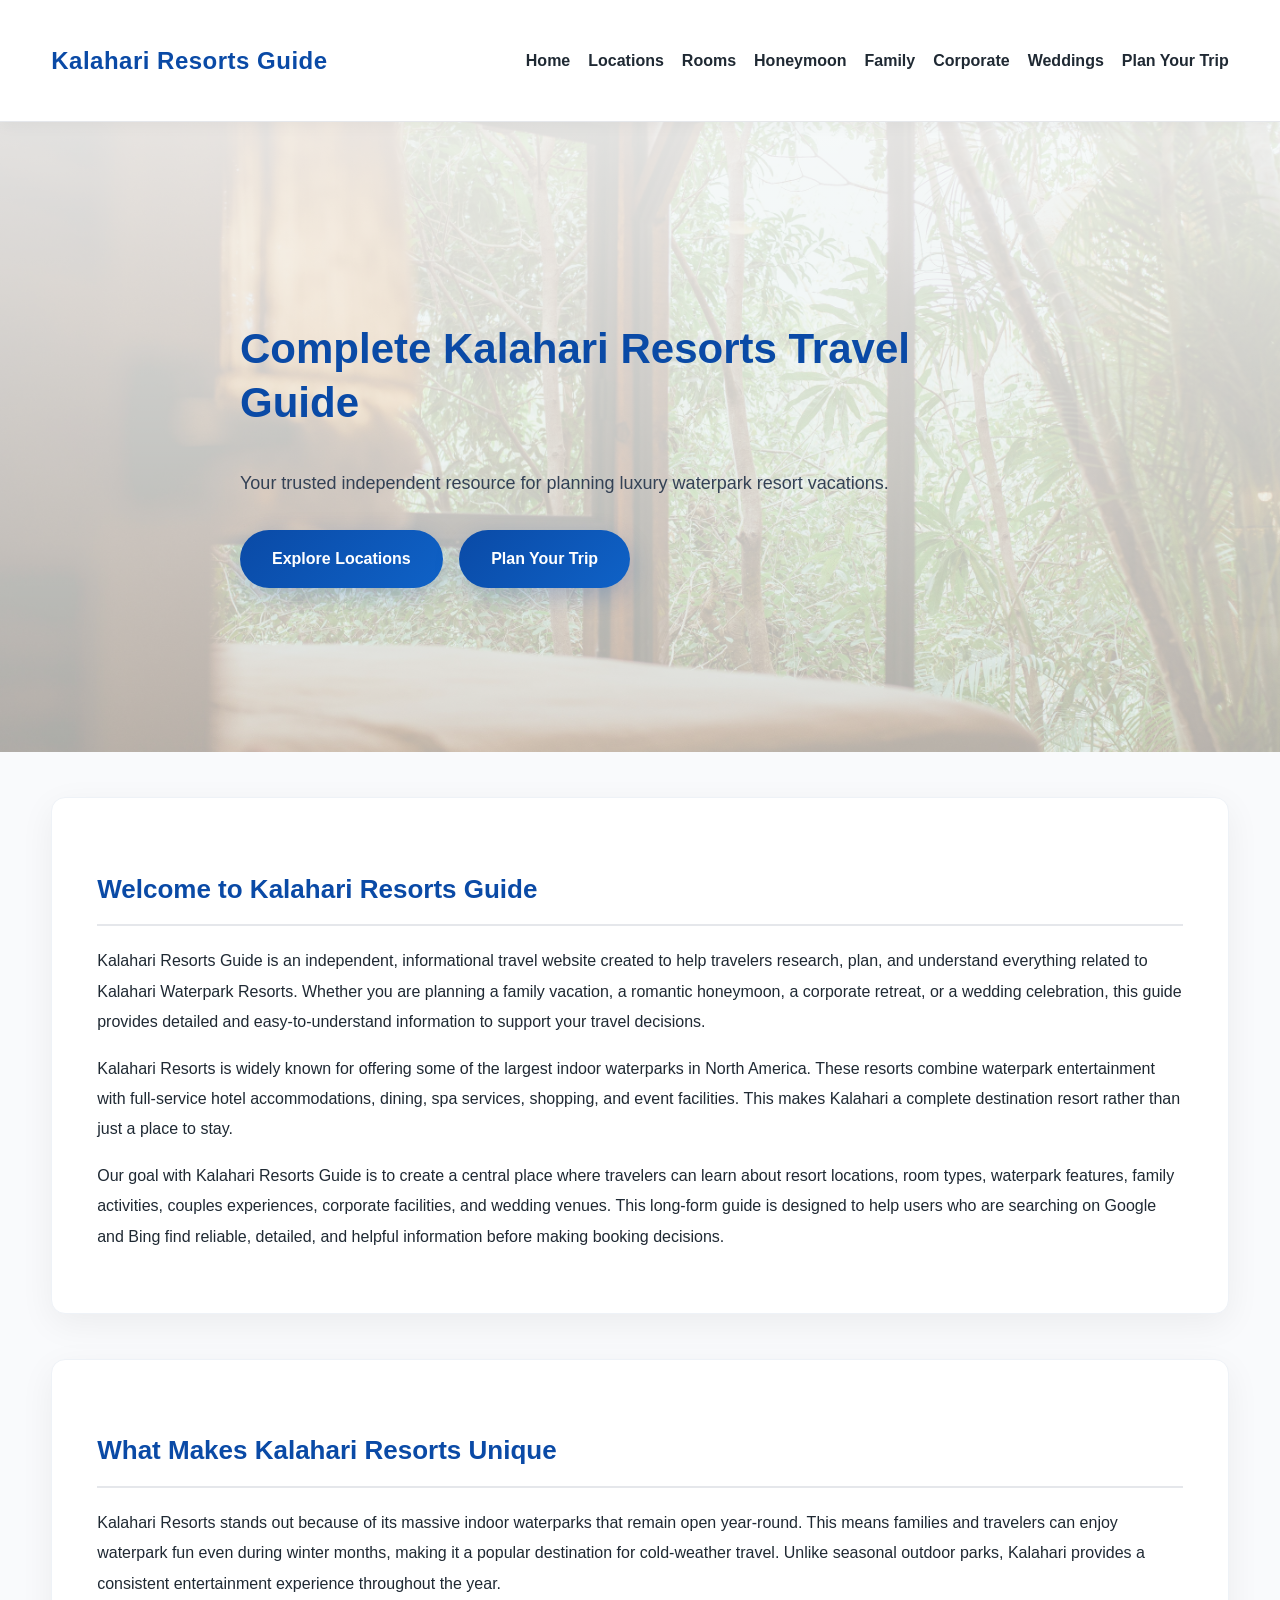
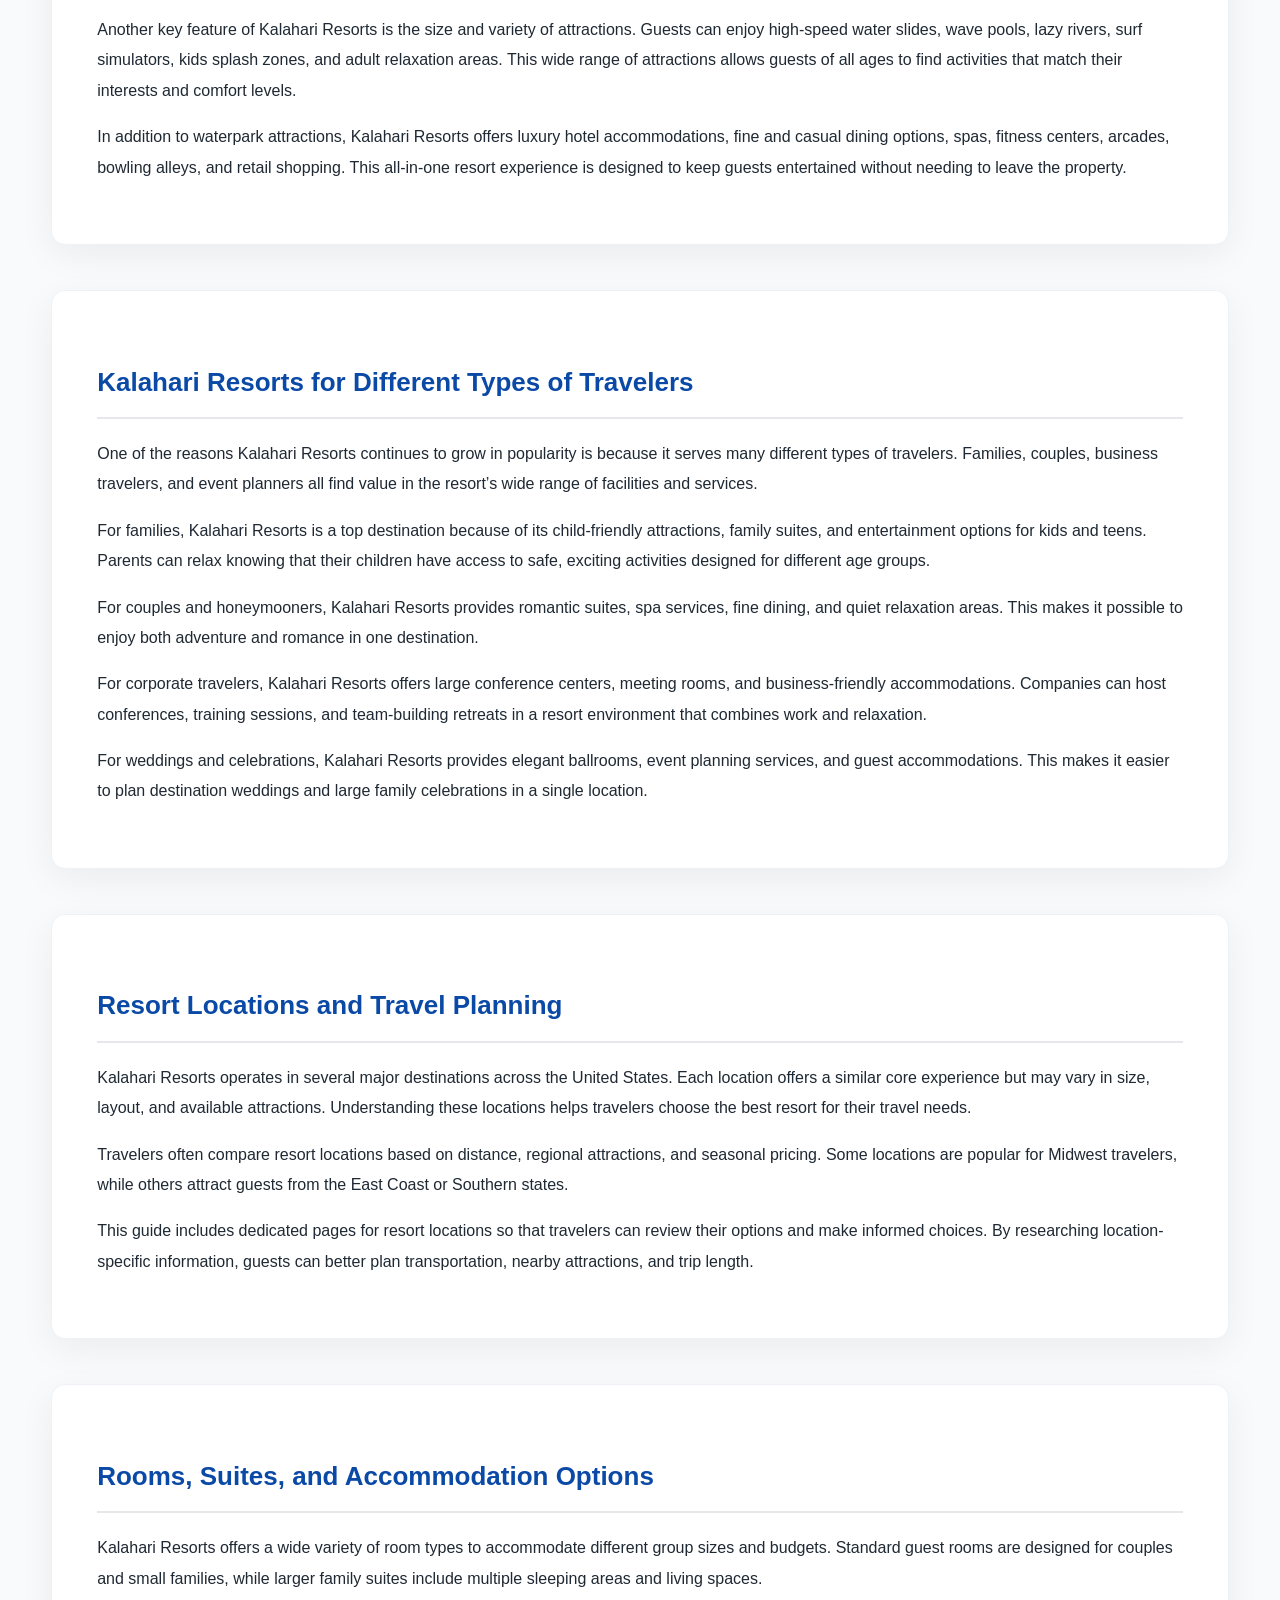
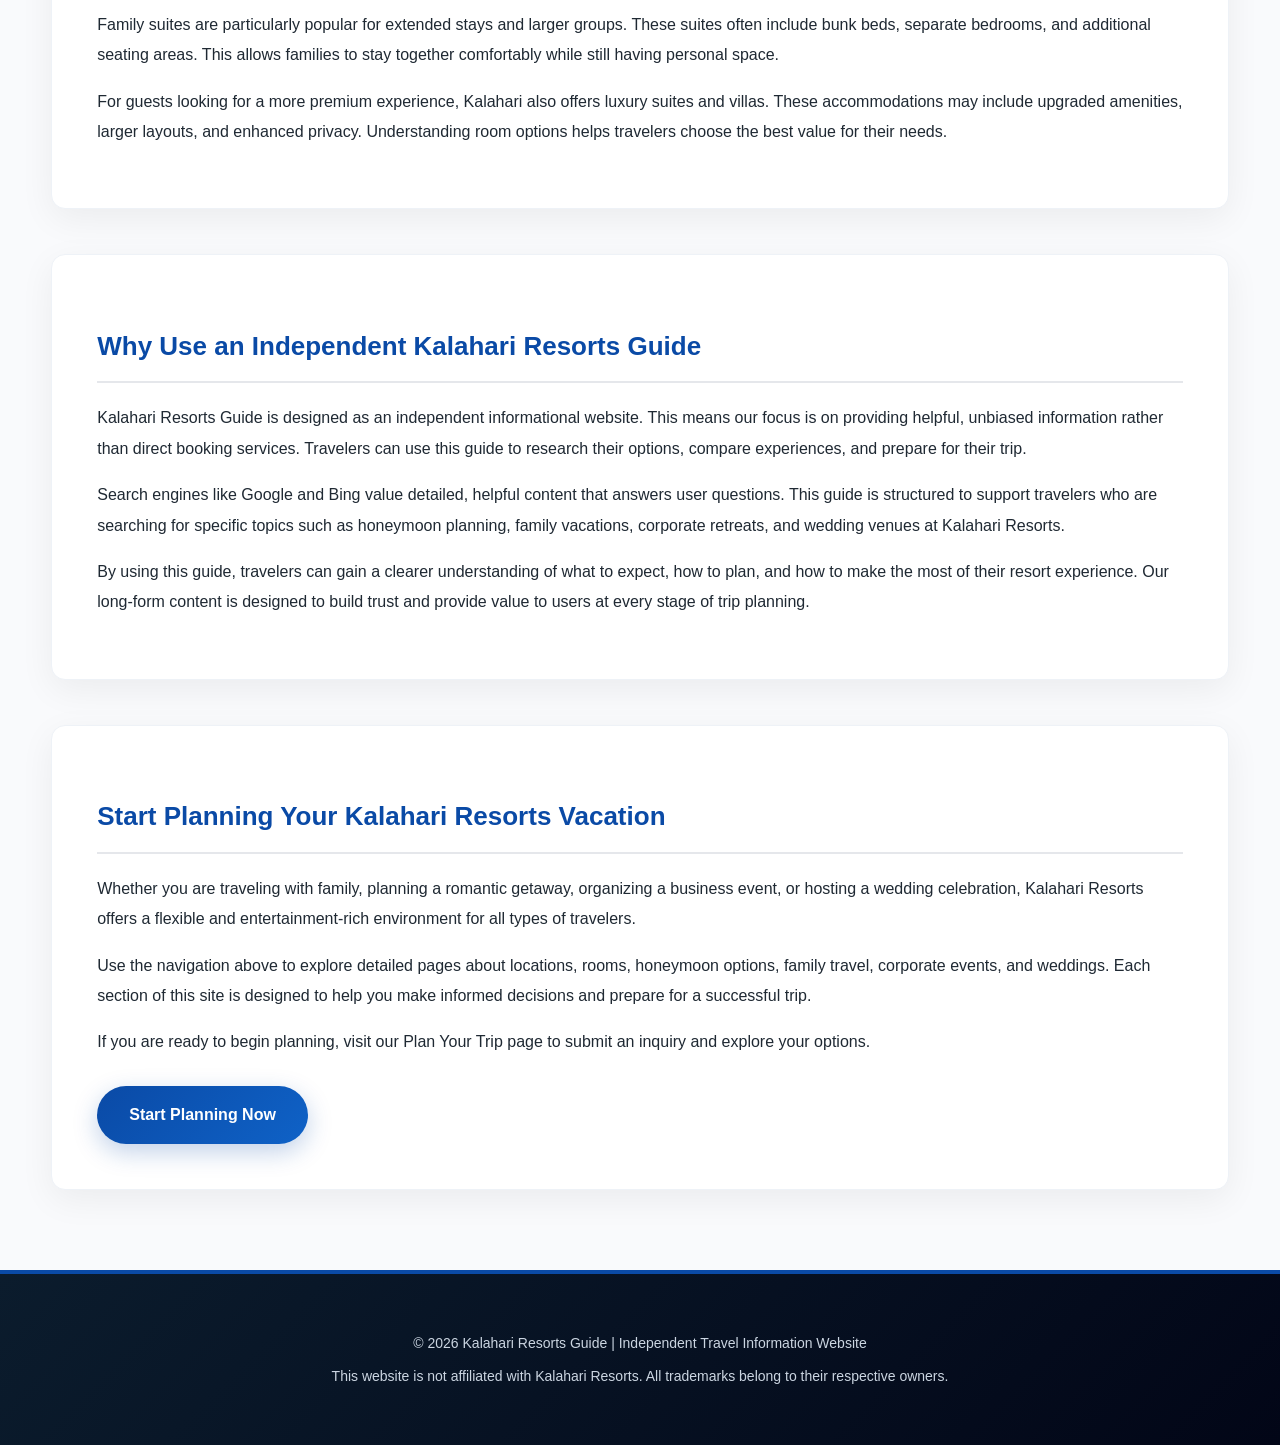
<file: index.html>
<!DOCTYPE html>
<html lang="en">
<head>
  <meta name="google-site-verification" content="j3ZHlKHJ4iEibyX6n2W4OaLLPo1UJxHqmQacGvZ5E34" />
  <meta name="msvalidate.01" content="781B68A4FDFAF18DBA476D81D2711CEC" />
<meta charset="UTF-8">
<title>Kalahari Resorts Guide | Complete Luxury Waterpark Resort Travel Guide</title>
<meta name="description" content="Kalahari Resorts Guide is a complete travel resource for Kalahari Waterpark Resorts including locations, rooms, honeymoon, family vacations, corporate retreats and weddings.">
<meta name="keywords" content="Kalahari Resorts Guide, Kalahari Waterpark Resort, Kalahari locations, Kalahari rooms, Kalahari honeymoon, Kalahari family vacation">
<meta name="viewport" content="width=device-width, initial-scale=1.0">
<link rel="stylesheet" href="style.css">
</head>
<body>

<header>
<div class="container">
<nav>
<h1>Kalahari Resorts Guide</h1>
<ul>
  <li><a href="index.html">Home</a></li>
  <li><a href="locations.html">Locations</a></li>
  <li><a href="rooms.html">Rooms</a></li>
  <li><a href="honeymoon.html">Honeymoon</a></li>
  <li><a href="family.html">Family</a></li>
  <li><a href="corporate.html">Corporate</a></li>
  <li><a href="weddings.html">Weddings</a></li>
  <li><a href="contact.html">Plan Your Trip</a></li>
</ul>
</nav>
</div>
</header>

<div class="hero">
<div class="container hero-content">
<h2>Complete Kalahari Resorts Travel Guide</h2>
<p>Your trusted independent resource for planning luxury waterpark resort vacations.</p>
<a href="https://link72.com/?27qX8fFg3NxUgBHXAabf3nWGnrUbkelgDJwpbb4bxYp2AmiHWFYMh" class="btn">Explore Locations</a>
<a href="https://link72.com/?27qX8fFg3NxUgBHXAabf3nWGnrUbkelgDJwpbb4bxYp2AmiHWFYMh" class="btn">Plan Your Trip</a>
</div>
</div>

<div class="container">

<section>
<h2>Welcome to Kalahari Resorts Guide</h2>

<p>
Kalahari Resorts Guide is an independent, informational travel website created to help travelers research, plan, and understand everything related to Kalahari Waterpark Resorts. Whether you are planning a family vacation, a romantic honeymoon, a corporate retreat, or a wedding celebration, this guide provides detailed and easy-to-understand information to support your travel decisions.
</p>

<p>
Kalahari Resorts is widely known for offering some of the largest indoor waterparks in North America. These resorts combine waterpark entertainment with full-service hotel accommodations, dining, spa services, shopping, and event facilities. This makes Kalahari a complete destination resort rather than just a place to stay.
</p>

<p>
Our goal with Kalahari Resorts Guide is to create a central place where travelers can learn about resort locations, room types, waterpark features, family activities, couples experiences, corporate facilities, and wedding venues. This long-form guide is designed to help users who are searching on Google and Bing find reliable, detailed, and helpful information before making booking decisions.
</p>

</section>

<section>
<h2>What Makes Kalahari Resorts Unique</h2>

<p>
Kalahari Resorts stands out because of its massive indoor waterparks that remain open year-round. This means families and travelers can enjoy waterpark fun even during winter months, making it a popular destination for cold-weather travel. Unlike seasonal outdoor parks, Kalahari provides a consistent entertainment experience throughout the year.
</p>

<p>
Another key feature of Kalahari Resorts is the size and variety of attractions. Guests can enjoy high-speed water slides, wave pools, lazy rivers, surf simulators, kids splash zones, and adult relaxation areas. This wide range of attractions allows guests of all ages to find activities that match their interests and comfort levels.
</p>

<p>
In addition to waterpark attractions, Kalahari Resorts offers luxury hotel accommodations, fine and casual dining options, spas, fitness centers, arcades, bowling alleys, and retail shopping. This all-in-one resort experience is designed to keep guests entertained without needing to leave the property.
</p>

</section>

<section>
<h2>Kalahari Resorts for Different Types of Travelers</h2>

<p>
One of the reasons Kalahari Resorts continues to grow in popularity is because it serves many different types of travelers. Families, couples, business travelers, and event planners all find value in the resort’s wide range of facilities and services.
</p>

<p>
For families, Kalahari Resorts is a top destination because of its child-friendly attractions, family suites, and entertainment options for kids and teens. Parents can relax knowing that their children have access to safe, exciting activities designed for different age groups.
</p>

<p>
For couples and honeymooners, Kalahari Resorts provides romantic suites, spa services, fine dining, and quiet relaxation areas. This makes it possible to enjoy both adventure and romance in one destination.
</p>

<p>
For corporate travelers, Kalahari Resorts offers large conference centers, meeting rooms, and business-friendly accommodations. Companies can host conferences, training sessions, and team-building retreats in a resort environment that combines work and relaxation.
</p>

<p>
For weddings and celebrations, Kalahari Resorts provides elegant ballrooms, event planning services, and guest accommodations. This makes it easier to plan destination weddings and large family celebrations in a single location.
</p>

</section>

<section>
<h2>Resort Locations and Travel Planning</h2>

<p>
Kalahari Resorts operates in several major destinations across the United States. Each location offers a similar core experience but may vary in size, layout, and available attractions. Understanding these locations helps travelers choose the best resort for their travel needs.
</p>

<p>
Travelers often compare resort locations based on distance, regional attractions, and seasonal pricing. Some locations are popular for Midwest travelers, while others attract guests from the East Coast or Southern states.
</p>

<p>
This guide includes dedicated pages for resort locations so that travelers can review their options and make informed choices. By researching location-specific information, guests can better plan transportation, nearby attractions, and trip length.
</p>

</section>

<section>
<h2>Rooms, Suites, and Accommodation Options</h2>

<p>
Kalahari Resorts offers a wide variety of room types to accommodate different group sizes and budgets. Standard guest rooms are designed for couples and small families, while larger family suites include multiple sleeping areas and living spaces.
</p>

<p>
Family suites are particularly popular for extended stays and larger groups. These suites often include bunk beds, separate bedrooms, and additional seating areas. This allows families to stay together comfortably while still having personal space.
</p>

<p>
For guests looking for a more premium experience, Kalahari also offers luxury suites and villas. These accommodations may include upgraded amenities, larger layouts, and enhanced privacy. Understanding room options helps travelers choose the best value for their needs.
</p>

</section>

<section>
<h2>Why Use an Independent Kalahari Resorts Guide</h2>

<p>
Kalahari Resorts Guide is designed as an independent informational website. This means our focus is on providing helpful, unbiased information rather than direct booking services. Travelers can use this guide to research their options, compare experiences, and prepare for their trip.
</p>

<p>
Search engines like Google and Bing value detailed, helpful content that answers user questions. This guide is structured to support travelers who are searching for specific topics such as honeymoon planning, family vacations, corporate retreats, and wedding venues at Kalahari Resorts.
</p>

<p>
By using this guide, travelers can gain a clearer understanding of what to expect, how to plan, and how to make the most of their resort experience. Our long-form content is designed to build trust and provide value to users at every stage of trip planning.
</p>

</section>

<section>
<h2>Start Planning Your Kalahari Resorts Vacation</h2>

<p>
Whether you are traveling with family, planning a romantic getaway, organizing a business event, or hosting a wedding celebration, Kalahari Resorts offers a flexible and entertainment-rich environment for all types of travelers.
</p>

<p>
Use the navigation above to explore detailed pages about locations, rooms, honeymoon options, family travel, corporate events, and weddings. Each section of this site is designed to help you make informed decisions and prepare for a successful trip.
</p>

<p>
If you are ready to begin planning, visit our Plan Your Trip page to submit an inquiry and explore your options.
</p>

<a href="https://link72.com/?27qX8fFg3NxUgBHXAabf3nWGnrUbkelgDJwpbb4bxYp2AmiHWFYMh" class="btn">Start Planning Now</a>

</section>

</div>

<footer>
<p>© 2026 Kalahari Resorts Guide | Independent Travel Information Website</p>
<p>This website is not affiliated with Kalahari Resorts. All trademarks belong to their respective owners.</p>
</footer>

</body>
</html>
</file>
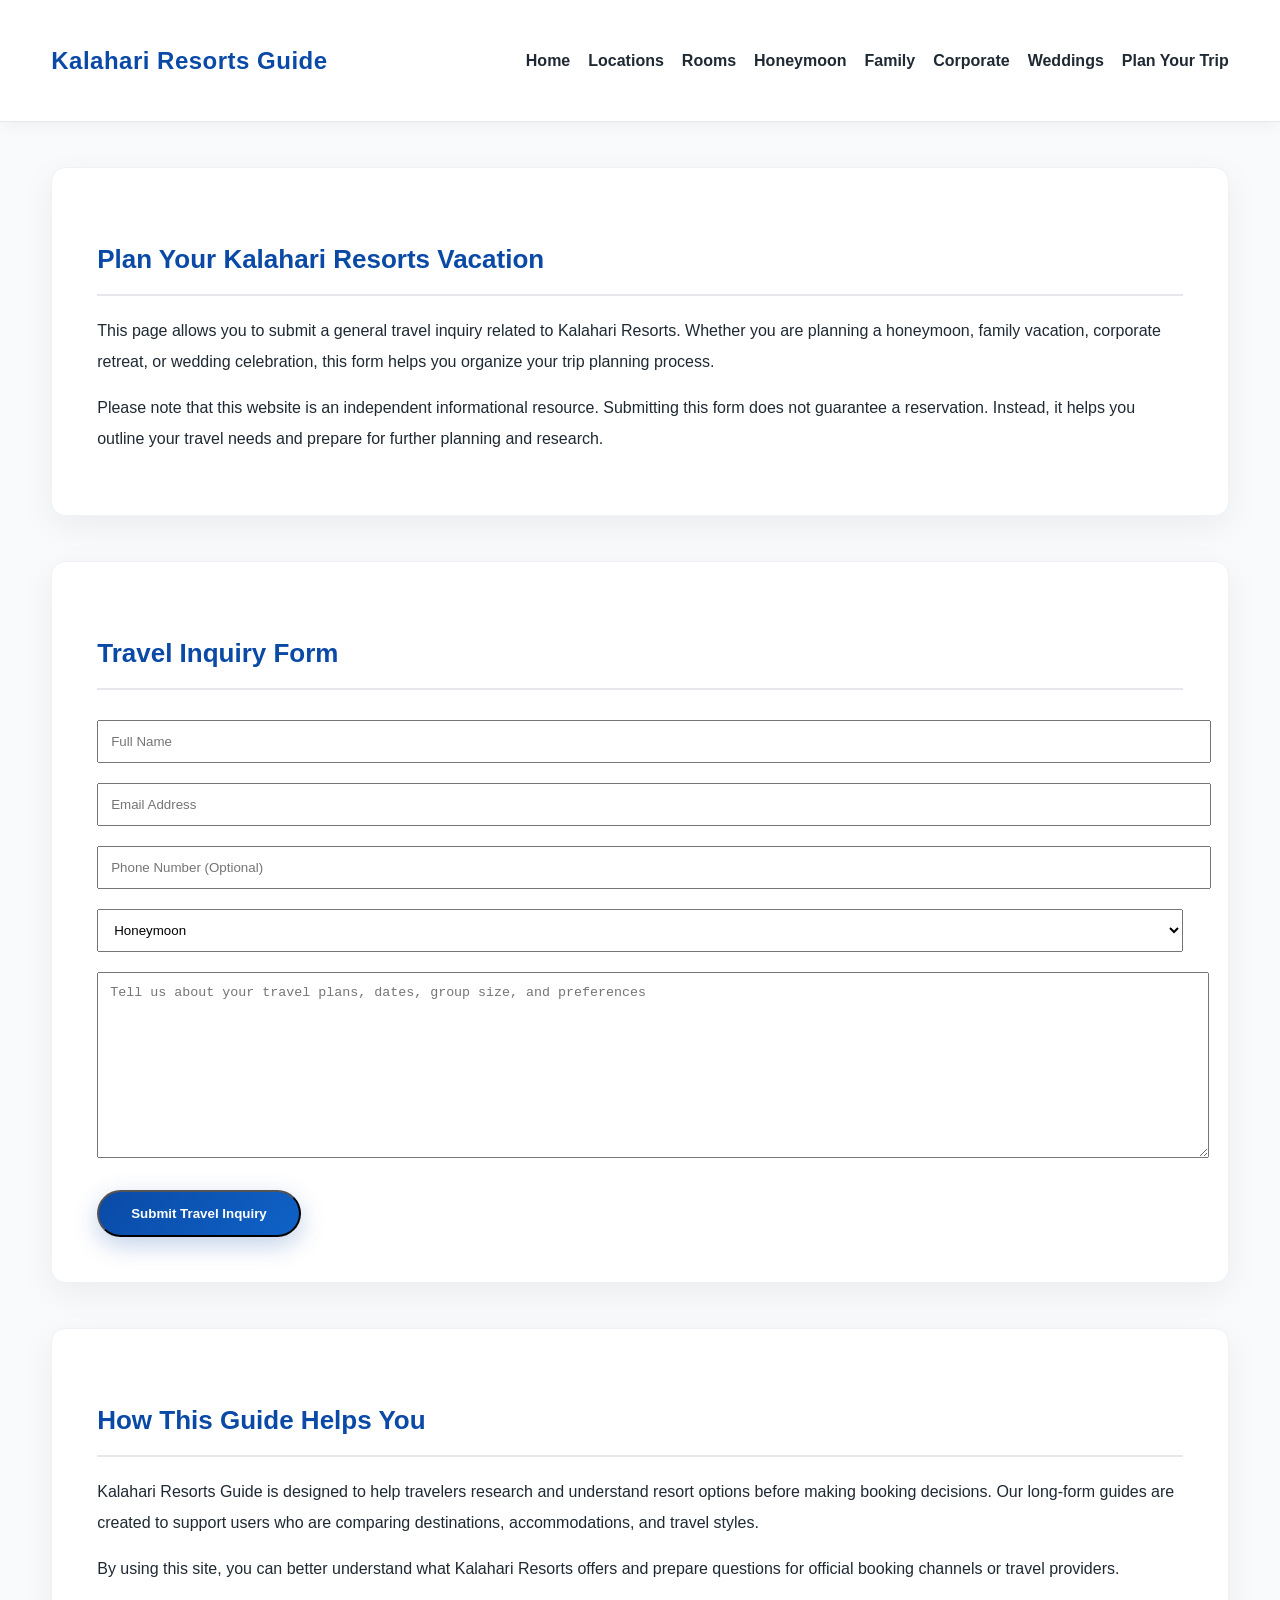
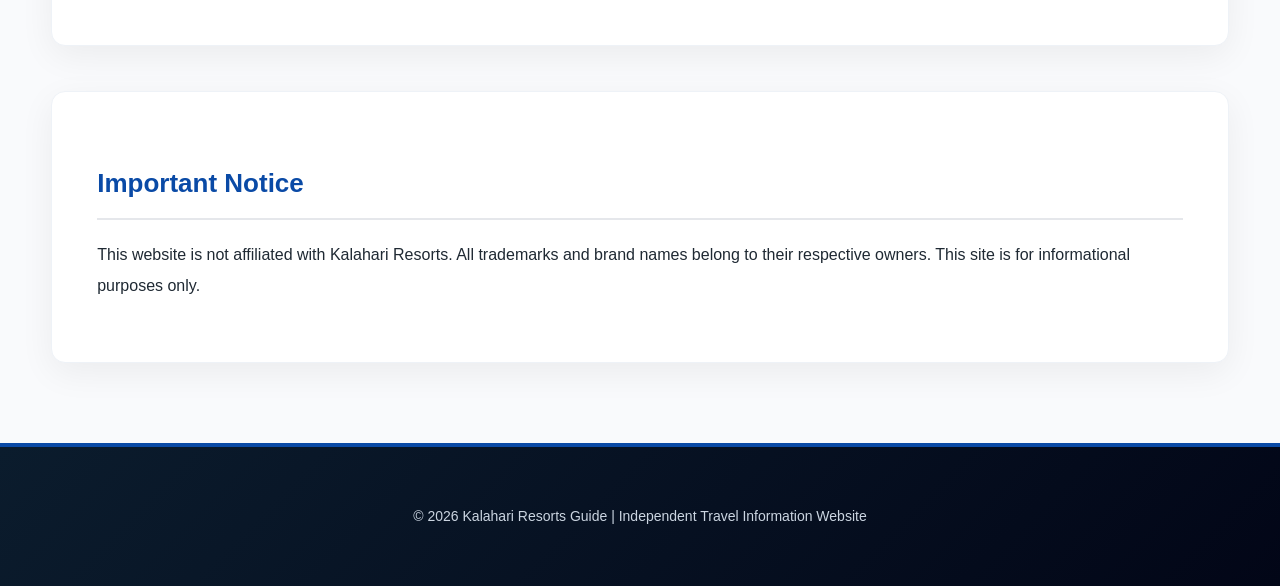
<file: contact.html>
<!DOCTYPE html>
<html lang="en">
<head>
<meta charset="UTF-8">
<title>Plan Your Trip to Kalahari Resorts | Travel Inquiry</title>
<meta name="description" content="Submit your inquiry to plan a honeymoon, family vacation, corporate retreat, or wedding at Kalahari Resorts.">
<meta name="viewport" content="width=device-width, initial-scale=1.0">
<link rel="stylesheet" href="style.css">
</head>
<body>

<header>
<div class="container">
<nav>
<h1>Kalahari Resorts Guide</h1>
<ul>
  <li><a href="index.html">Home</a></li>
  <li><a href="locations.html">Locations</a></li>
  <li><a href="rooms.html">Rooms</a></li>
  <li><a href="honeymoon.html">Honeymoon</a></li>
  <li><a href="family.html">Family</a></li>
  <li><a href="corporate.html">Corporate</a></li>
  <li><a href="weddings.html">Weddings</a></li>
  <li><a href="contact.html">Plan Your Trip</a></li>
</ul>
</nav>
</div>
</header>

<div class="container">

<section>
<h2>Plan Your Kalahari Resorts Vacation</h2>
<p>
This page allows you to submit a general travel inquiry related to Kalahari Resorts. Whether you are planning a honeymoon, family vacation, corporate retreat, or wedding celebration, this form helps you organize your trip planning process.
</p>
<p>
Please note that this website is an independent informational resource. Submitting this form does not guarantee a reservation. Instead, it helps you outline your travel needs and prepare for further planning and research.
</p>
</section>

<section>
<h2>Travel Inquiry Form</h2>

<form>
<input type="text" placeholder="Full Name" required style="width:100%;padding:12px;margin:10px 0;">
<input type="email" placeholder="Email Address" required style="width:100%;padding:12px;margin:10px 0;">
<input type="text" placeholder="Phone Number (Optional)" style="width:100%;padding:12px;margin:10px 0;">

<select style="width:100%;padding:12px;margin:10px 0;">
<option>Honeymoon</option>
<option>Family Vacation</option>
<option>Corporate Event</option>
<option>Wedding</option>
<option>General Inquiry</option>
</select>

<textarea placeholder="Tell us about your travel plans, dates, group size, and preferences" style="width:100%;padding:12px;margin:10px 0;height:160px;"></textarea>

<button class="btn" type="submit">Submit Travel Inquiry</button>
</form>

</section>

<section>
<h2>How This Guide Helps You</h2>
<p>
Kalahari Resorts Guide is designed to help travelers research and understand resort options before making booking decisions. Our long-form guides are created to support users who are comparing destinations, accommodations, and travel styles.
</p>
<p>
By using this site, you can better understand what Kalahari Resorts offers and prepare questions for official booking channels or travel providers.
</p>
</section>

<section>
<h2>Important Notice</h2>
<p>
This website is not affiliated with Kalahari Resorts. All trademarks and brand names belong to their respective owners. This site is for informational purposes only.
</p>
</section>

</div>

<footer>
<p>© 2026 Kalahari Resorts Guide | Independent Travel Information Website</p>
</footer>

</body>
</html>
</file>
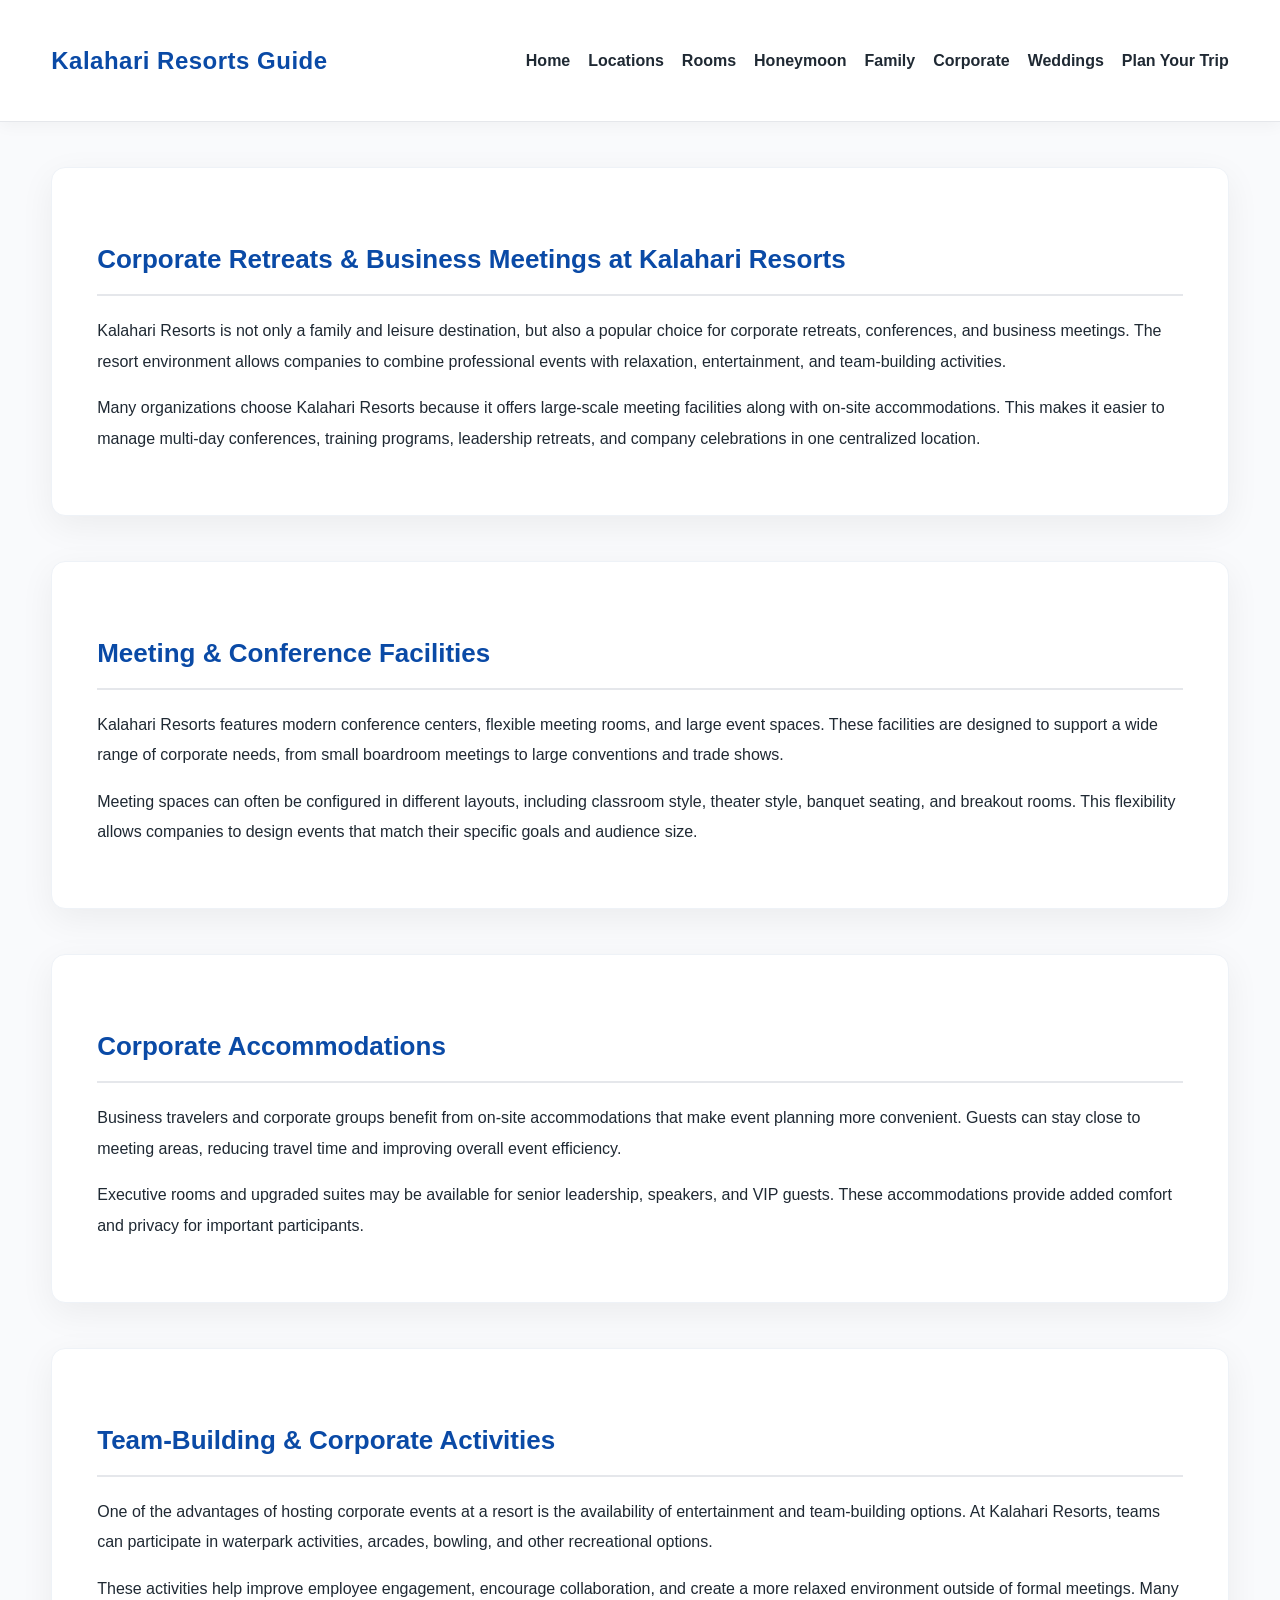
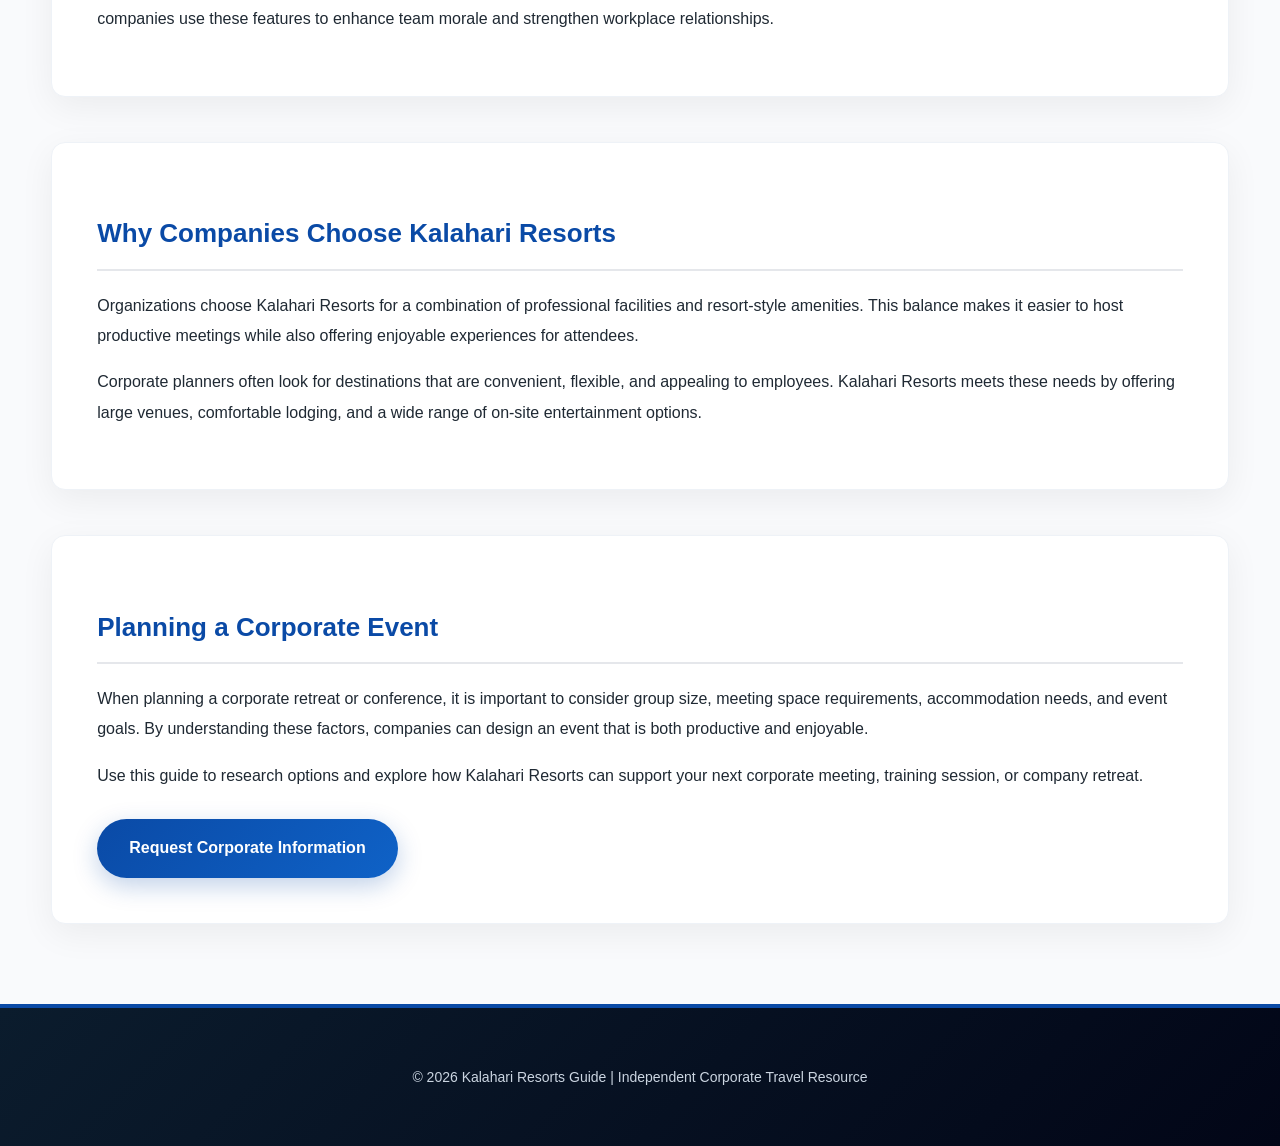
<file: corporate.html>
<!DOCTYPE html>
<html lang="en">
<head>
<meta charset="UTF-8">
<title>Kalahari Corporate Retreats & Meetings | Complete Business Guide</title>
<meta name="description" content="Plan corporate retreats, conferences, and business meetings at Kalahari Resorts with detailed information on meeting spaces, accommodations, and team events.">
<meta name="viewport" content="width=device-width, initial-scale=1.0">
<link rel="stylesheet" href="style.css">
</head>
<body>

<header>
<div class="container">
<nav>
<h1>Kalahari Resorts Guide</h1>
<ul>
  <li><a href="index.html">Home</a></li>
  <li><a href="locations.html">Locations</a></li>
  <li><a href="rooms.html">Rooms</a></li>
  <li><a href="honeymoon.html">Honeymoon</a></li>
  <li><a href="family.html">Family</a></li>
  <li><a href="corporate.html">Corporate</a></li>
  <li><a href="weddings.html">Weddings</a></li>
  <li><a href="contact.html">Plan Your Trip</a></li>
</ul>
</nav>
</div>
</header>

<div class="container">

<section>
<h2>Corporate Retreats & Business Meetings at Kalahari Resorts</h2>
<p>
Kalahari Resorts is not only a family and leisure destination, but also a popular choice for corporate retreats, conferences, and business meetings. The resort environment allows companies to combine professional events with relaxation, entertainment, and team-building activities.
</p>
<p>
Many organizations choose Kalahari Resorts because it offers large-scale meeting facilities along with on-site accommodations. This makes it easier to manage multi-day conferences, training programs, leadership retreats, and company celebrations in one centralized location.
</p>
</section>

<section>
<h2>Meeting & Conference Facilities</h2>
<p>
Kalahari Resorts features modern conference centers, flexible meeting rooms, and large event spaces. These facilities are designed to support a wide range of corporate needs, from small boardroom meetings to large conventions and trade shows.
</p>
<p>
Meeting spaces can often be configured in different layouts, including classroom style, theater style, banquet seating, and breakout rooms. This flexibility allows companies to design events that match their specific goals and audience size.
</p>
</section>

<section>
<h2>Corporate Accommodations</h2>
<p>
Business travelers and corporate groups benefit from on-site accommodations that make event planning more convenient. Guests can stay close to meeting areas, reducing travel time and improving overall event efficiency.
</p>
<p>
Executive rooms and upgraded suites may be available for senior leadership, speakers, and VIP guests. These accommodations provide added comfort and privacy for important participants.
</p>
</section>

<section>
<h2>Team-Building & Corporate Activities</h2>
<p>
One of the advantages of hosting corporate events at a resort is the availability of entertainment and team-building options. At Kalahari Resorts, teams can participate in waterpark activities, arcades, bowling, and other recreational options.
</p>
<p>
These activities help improve employee engagement, encourage collaboration, and create a more relaxed environment outside of formal meetings. Many companies use these features to enhance team morale and strengthen workplace relationships.
</p>
</section>

<section>
<h2>Why Companies Choose Kalahari Resorts</h2>
<p>
Organizations choose Kalahari Resorts for a combination of professional facilities and resort-style amenities. This balance makes it easier to host productive meetings while also offering enjoyable experiences for attendees.
</p>
<p>
Corporate planners often look for destinations that are convenient, flexible, and appealing to employees. Kalahari Resorts meets these needs by offering large venues, comfortable lodging, and a wide range of on-site entertainment options.
</p>
</section>

<section>
<h2>Planning a Corporate Event</h2>
<p>
When planning a corporate retreat or conference, it is important to consider group size, meeting space requirements, accommodation needs, and event goals. By understanding these factors, companies can design an event that is both productive and enjoyable.
</p>
<p>
Use this guide to research options and explore how Kalahari Resorts can support your next corporate meeting, training session, or company retreat.
</p>

<a href="contact.html" class="btn">Request Corporate Information</a>
</section>

</div>

<footer>
<p>© 2026 Kalahari Resorts Guide | Independent Corporate Travel Resource</p>
</footer>

</body>
</html>
</file>
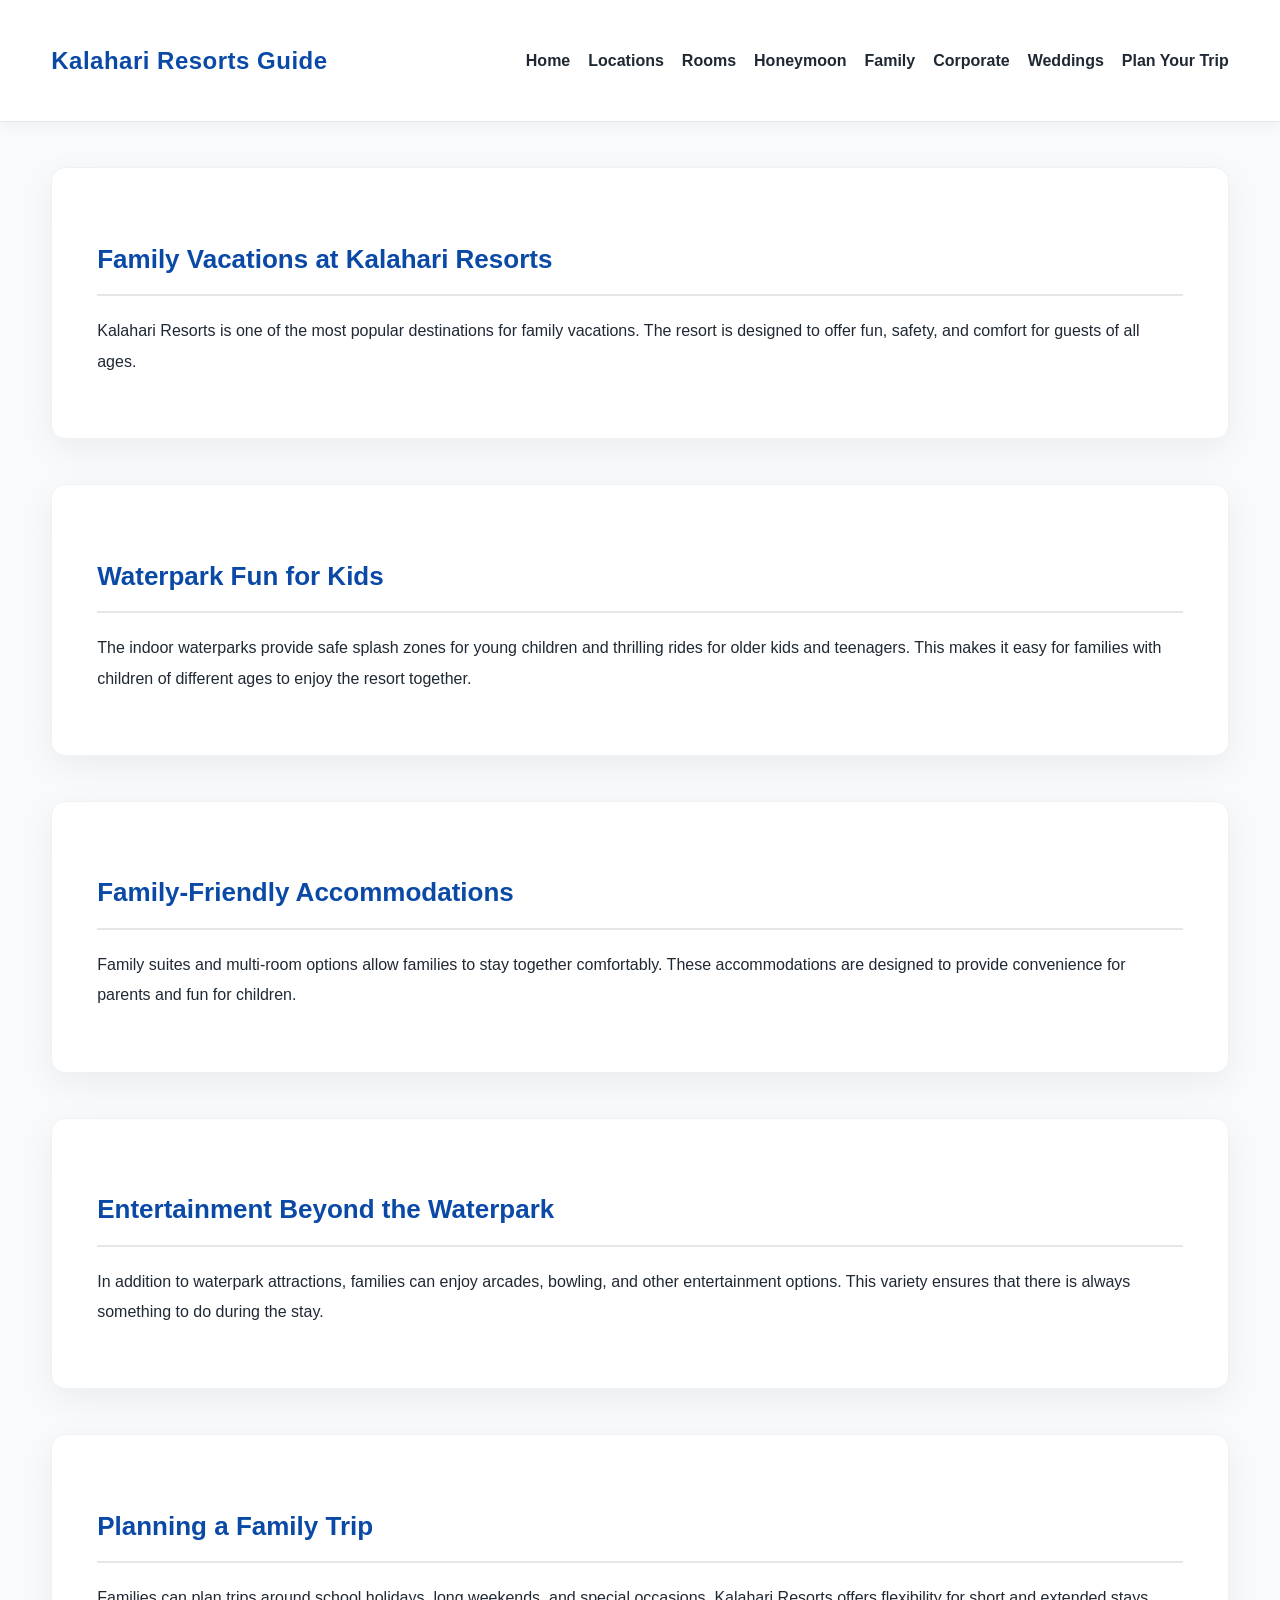
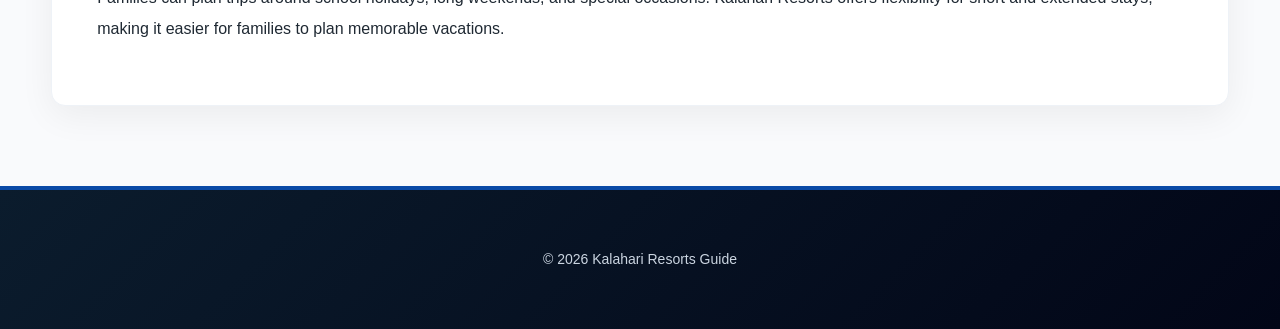
<file: family.html>
<!DOCTYPE html>
<html lang="en">
<head>
<meta charset="UTF-8">
<title>Kalahari Family Vacation Guide | Complete Family Travel Resource</title>
<meta name="description" content="Plan the perfect family vacation at Kalahari Resorts with indoor waterparks, family suites and kid-friendly entertainment.">
<meta name="viewport" content="width=device-width, initial-scale=1.0">
<link rel="stylesheet" href="style.css">
</head>
<body>

<header>
<div class="container">
<nav>
<h1>Kalahari Resorts Guide</h1>
<ul>
<li><a href="index.html">Home</a></li>
<li><a href="locations.html">Locations</a></li>
<li><a href="rooms.html">Rooms</a></li>
<li><a href="honeymoon.html">Honeymoon</a></li>
<li><a href="family.html">Family</a></li>
<li><a href="corporate.html">Corporate</a></li>
<li><a href="weddings.html">Weddings</a></li>
<li><a href="contact.html">Plan Your Trip</a></li>
</ul>
</nav>
</div>
</header>

<div class="container">

<section>
<h2>Family Vacations at Kalahari Resorts</h2>
<p>
Kalahari Resorts is one of the most popular destinations for family vacations. The resort is designed to offer fun, safety, and comfort for guests of all ages.
</p>
</section>

<section>
<h2>Waterpark Fun for Kids</h2>
<p>
The indoor waterparks provide safe splash zones for young children and thrilling rides for older kids and teenagers. This makes it easy for families with children of different ages to enjoy the resort together.
</p>
</section>

<section>
<h2>Family-Friendly Accommodations</h2>
<p>
Family suites and multi-room options allow families to stay together comfortably. These accommodations are designed to provide convenience for parents and fun for children.
</p>
</section>

<section>
<h2>Entertainment Beyond the Waterpark</h2>
<p>
In addition to waterpark attractions, families can enjoy arcades, bowling, and other entertainment options. This variety ensures that there is always something to do during the stay.
</p>
</section>

<section>
<h2>Planning a Family Trip</h2>
<p>
Families can plan trips around school holidays, long weekends, and special occasions. Kalahari Resorts offers flexibility for short and extended stays, making it easier for families to plan memorable vacations.
</p>
</section>

</div>

<footer><p>© 2026 Kalahari Resorts Guide</p></footer>
</body>
</html>
</file>
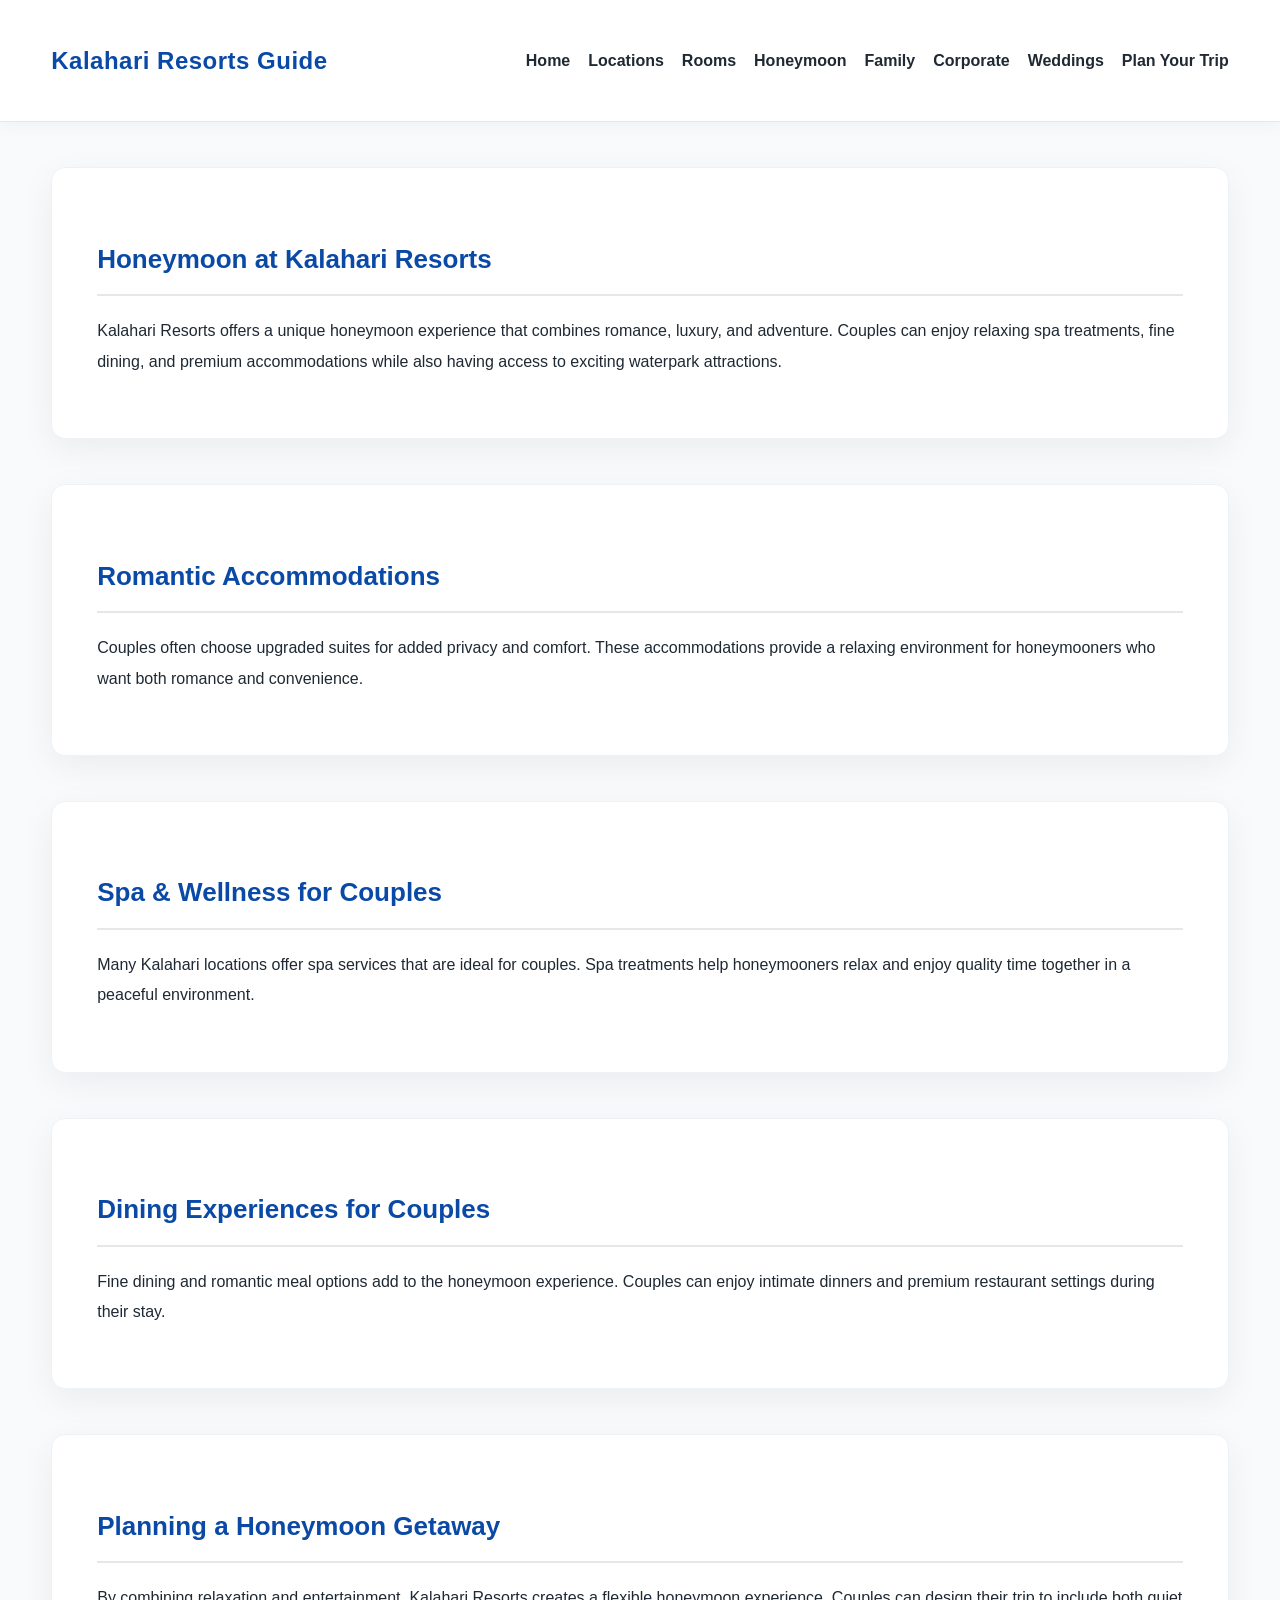
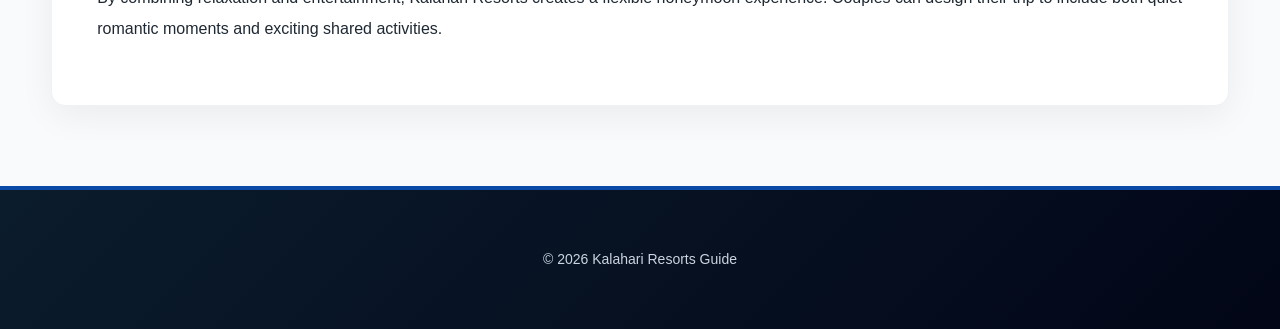
<file: honeymoon.html>
<!DOCTYPE html>
<html lang="en">
<head>
<meta charset="UTF-8">
<title>Kalahari Honeymoon Guide | Romantic Resort Getaways</title>
<meta name="description" content="Plan a romantic honeymoon at Kalahari Resorts with luxury suites, spa experiences and fine dining for couples.">
<meta name="viewport" content="width=device-width, initial-scale=1.0">
<link rel="stylesheet" href="style.css">
</head>
<body>
<header>
<div class="container">
<nav>
<h1>Kalahari Resorts Guide</h1>
<ul>
<li><a href="index.html">Home</a></li>
<li><a href="locations.html">Locations</a></li>
<li><a href="rooms.html">Rooms</a></li>
<li><a href="honeymoon.html">Honeymoon</a></li>
<li><a href="family.html">Family</a></li>
<li><a href="corporate.html">Corporate</a></li>
<li><a href="weddings.html">Weddings</a></li>
<li><a href="contact.html">Plan Your Trip</a></li>
</ul>
</nav>
</div>
</header>


<div class="container">

<section>
<h2>Honeymoon at Kalahari Resorts</h2>
<p>
Kalahari Resorts offers a unique honeymoon experience that combines romance, luxury, and adventure. Couples can enjoy relaxing spa treatments, fine dining, and premium accommodations while also having access to exciting waterpark attractions.
</p>
</section>

<section>
<h2>Romantic Accommodations</h2>
<p>
Couples often choose upgraded suites for added privacy and comfort. These accommodations provide a relaxing environment for honeymooners who want both romance and convenience.
</p>
</section>

<section>
<h2>Spa & Wellness for Couples</h2>
<p>
Many Kalahari locations offer spa services that are ideal for couples. Spa treatments help honeymooners relax and enjoy quality time together in a peaceful environment.
</p>
</section>

<section>
<h2>Dining Experiences for Couples</h2>
<p>
Fine dining and romantic meal options add to the honeymoon experience. Couples can enjoy intimate dinners and premium restaurant settings during their stay.
</p>
</section>

<section>
<h2>Planning a Honeymoon Getaway</h2>
<p>
By combining relaxation and entertainment, Kalahari Resorts creates a flexible honeymoon experience. Couples can design their trip to include both quiet romantic moments and exciting shared activities.
</p>
</section>

</div>

<footer><p>© 2026 Kalahari Resorts Guide</p></footer>
</body>
</html>
</file>
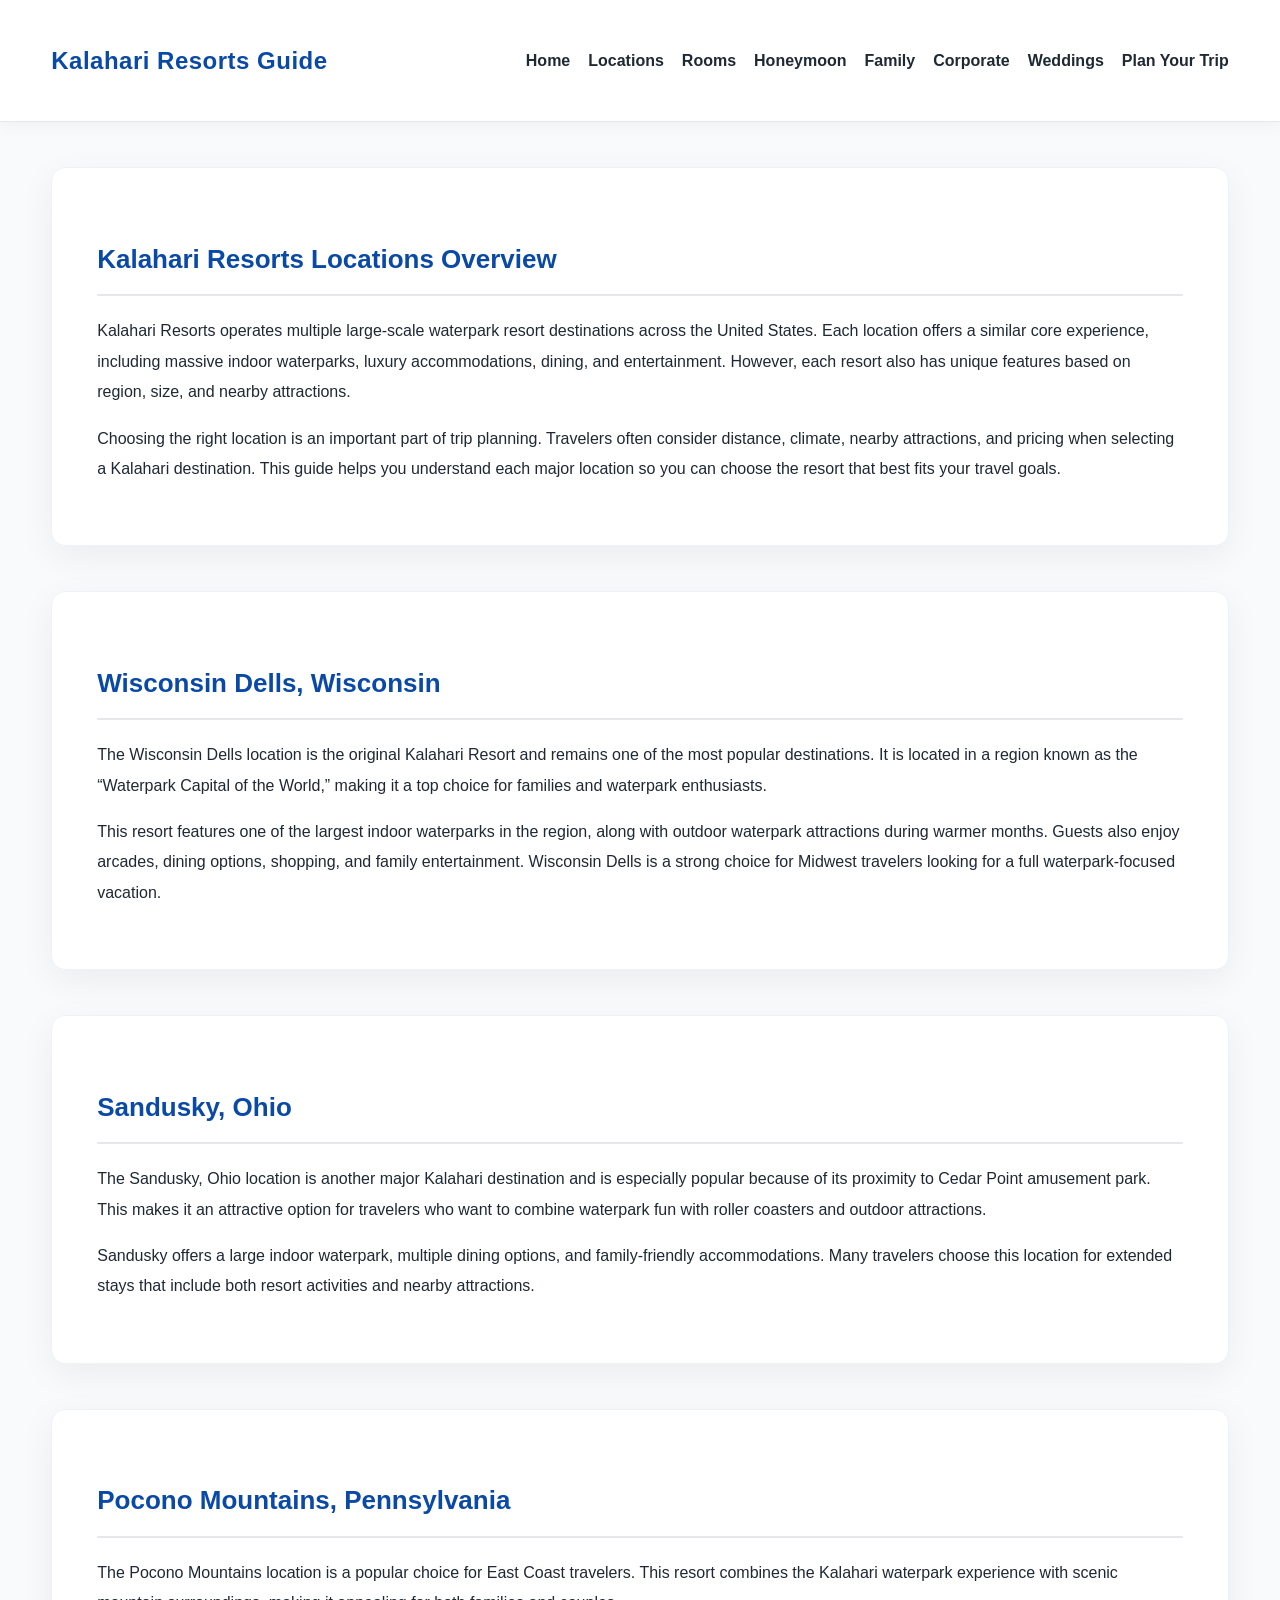
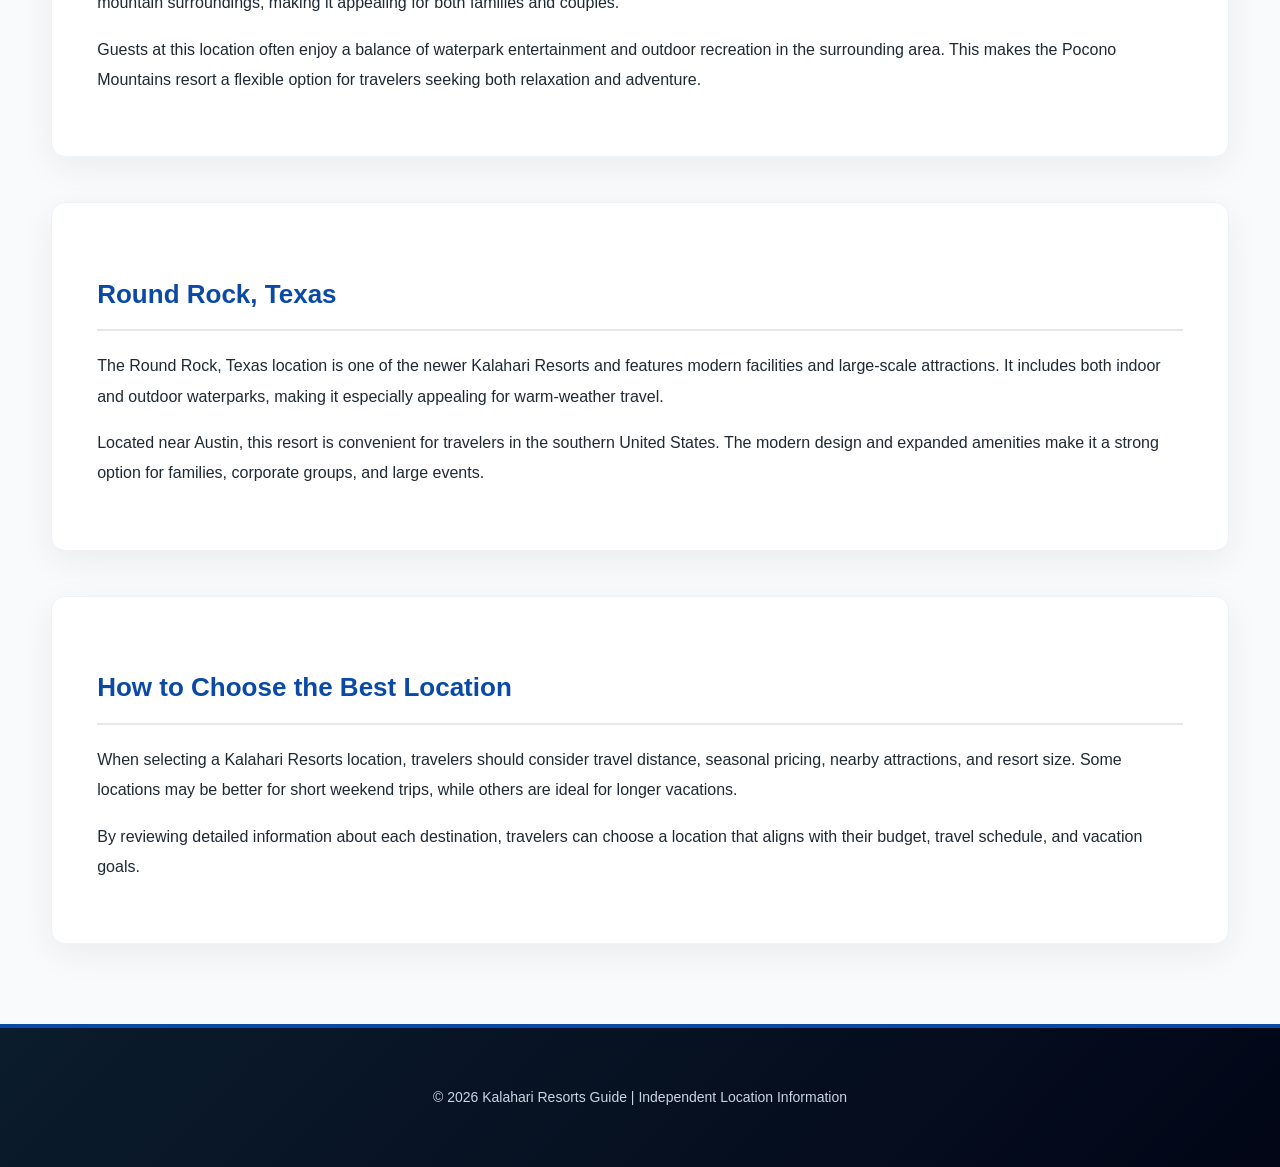
<file: locations.html>
<!DOCTYPE html>
<html lang="en">
<head>
<meta charset="UTF-8">
<title>Kalahari Resorts Locations | Complete Destination Guide</title>
<meta name="description" content="Explore all Kalahari Resorts locations including Wisconsin Dells, Sandusky, Pocono Mountains and Round Rock with detailed travel planning information.">
<meta name="viewport" content="width=device-width, initial-scale=1.0">
<link rel="stylesheet" href="style.css">
</head>
<body>

<header>
<div class="container">
<nav>
<h1>Kalahari Resorts Guide</h1>
<ul>
<li><a href="index.html">Home</a></li>
<li><a href="locations.html">Locations</a></li>
<li><a href="rooms.html">Rooms</a></li>
<li><a href="honeymoon.html">Honeymoon</a></li>
<li><a href="family.html">Family</a></li>
<li><a href="corporate.html">Corporate</a></li>
<li><a href="weddings.html">Weddings</a></li>
<li><a href="contact.html">Plan Your Trip</a></li>
</ul>
</nav>
</div>
</header>

<div class="container">

<section>
<h2>Kalahari Resorts Locations Overview</h2>
<p>
Kalahari Resorts operates multiple large-scale waterpark resort destinations across the United States. Each location offers a similar core experience, including massive indoor waterparks, luxury accommodations, dining, and entertainment. However, each resort also has unique features based on region, size, and nearby attractions.
</p>
<p>
Choosing the right location is an important part of trip planning. Travelers often consider distance, climate, nearby attractions, and pricing when selecting a Kalahari destination. This guide helps you understand each major location so you can choose the resort that best fits your travel goals.
</p>
</section>

<section>
<h2>Wisconsin Dells, Wisconsin</h2>
<p>
The Wisconsin Dells location is the original Kalahari Resort and remains one of the most popular destinations. It is located in a region known as the “Waterpark Capital of the World,” making it a top choice for families and waterpark enthusiasts.
</p>
<p>
This resort features one of the largest indoor waterparks in the region, along with outdoor waterpark attractions during warmer months. Guests also enjoy arcades, dining options, shopping, and family entertainment. Wisconsin Dells is a strong choice for Midwest travelers looking for a full waterpark-focused vacation.
</p>
</section>

<section>
<h2>Sandusky, Ohio</h2>
<p>
The Sandusky, Ohio location is another major Kalahari destination and is especially popular because of its proximity to Cedar Point amusement park. This makes it an attractive option for travelers who want to combine waterpark fun with roller coasters and outdoor attractions.
</p>
<p>
Sandusky offers a large indoor waterpark, multiple dining options, and family-friendly accommodations. Many travelers choose this location for extended stays that include both resort activities and nearby attractions.
</p>
</section>

<section>
<h2>Pocono Mountains, Pennsylvania</h2>
<p>
The Pocono Mountains location is a popular choice for East Coast travelers. This resort combines the Kalahari waterpark experience with scenic mountain surroundings, making it appealing for both families and couples.
</p>
<p>
Guests at this location often enjoy a balance of waterpark entertainment and outdoor recreation in the surrounding area. This makes the Pocono Mountains resort a flexible option for travelers seeking both relaxation and adventure.
</p>
</section>

<section>
<h2>Round Rock, Texas</h2>
<p>
The Round Rock, Texas location is one of the newer Kalahari Resorts and features modern facilities and large-scale attractions. It includes both indoor and outdoor waterparks, making it especially appealing for warm-weather travel.
</p>
<p>
Located near Austin, this resort is convenient for travelers in the southern United States. The modern design and expanded amenities make it a strong option for families, corporate groups, and large events.
</p>
</section>

<section>
<h2>How to Choose the Best Location</h2>
<p>
When selecting a Kalahari Resorts location, travelers should consider travel distance, seasonal pricing, nearby attractions, and resort size. Some locations may be better for short weekend trips, while others are ideal for longer vacations.
</p>
<p>
By reviewing detailed information about each destination, travelers can choose a location that aligns with their budget, travel schedule, and vacation goals.
</p>
</section>

</div>

<footer>
<p>© 2026 Kalahari Resorts Guide | Independent Location Information</p>
</footer>

</body>
</html>
</file>
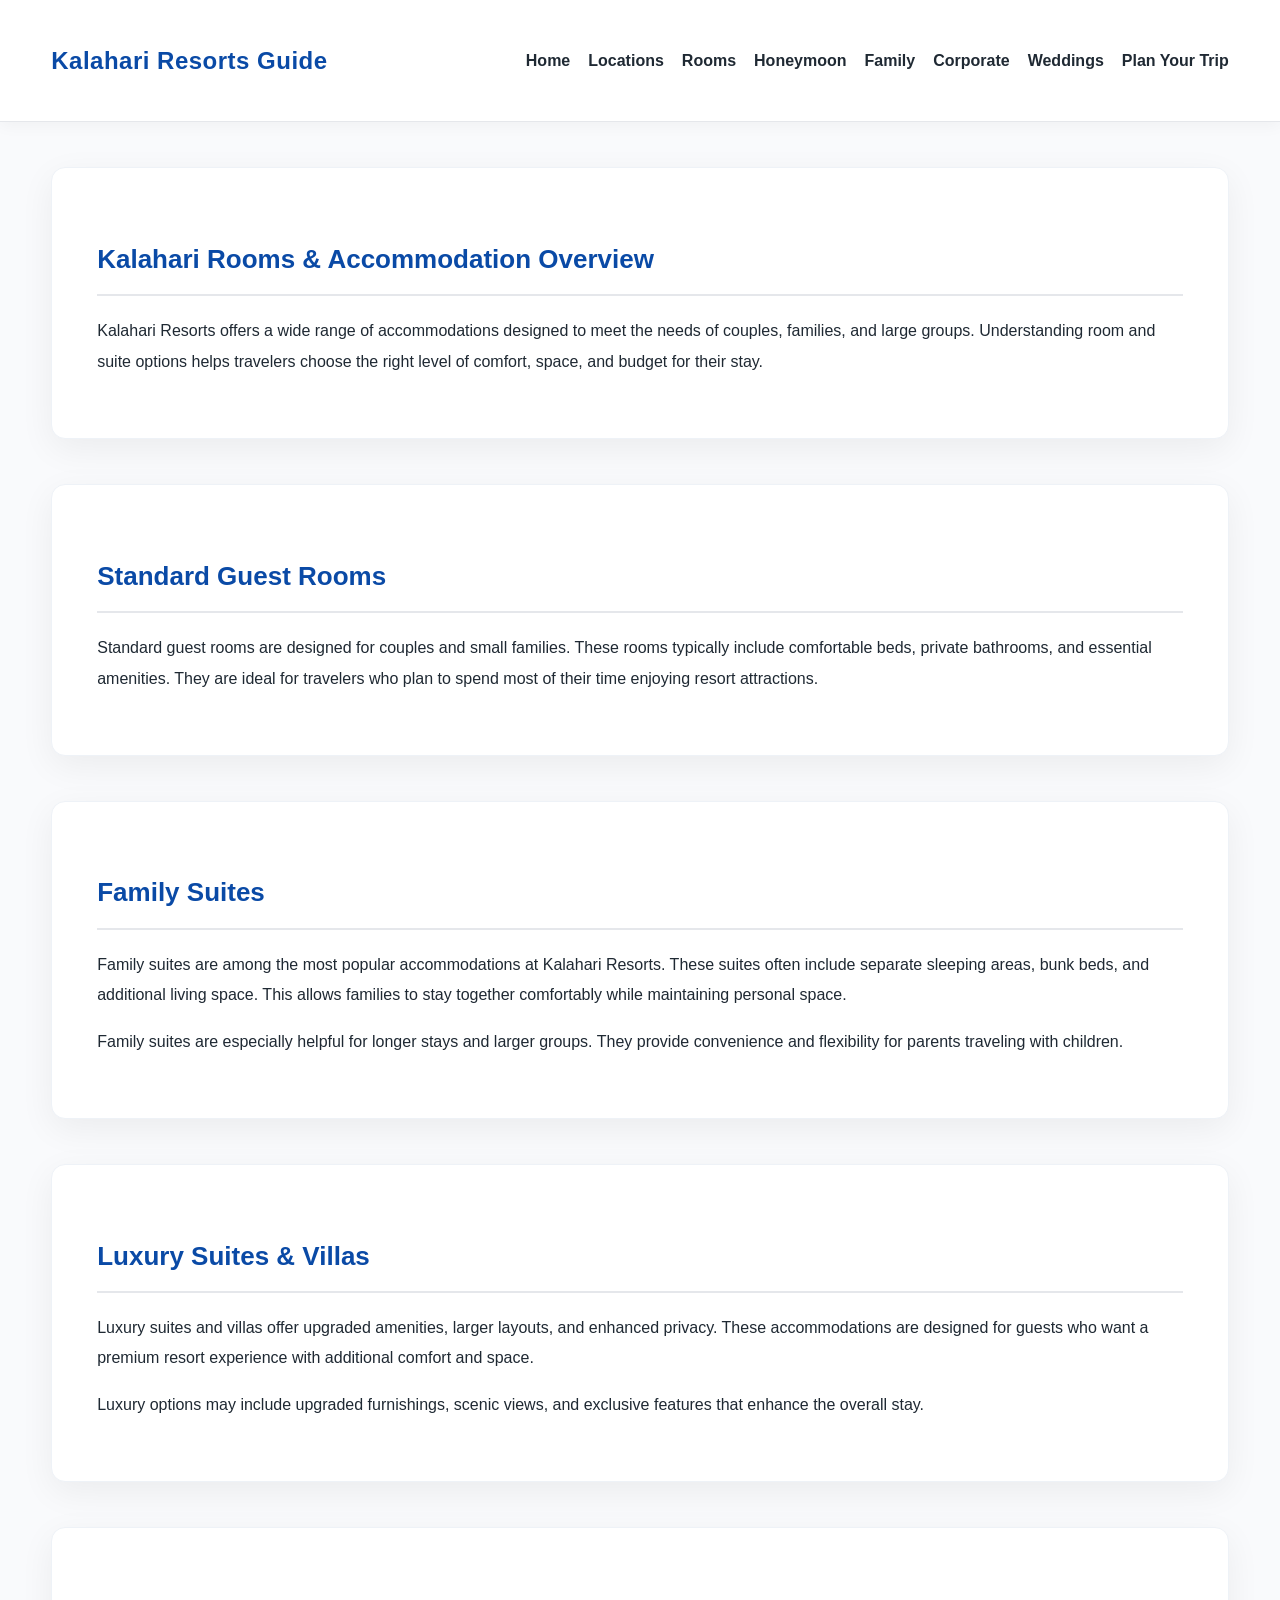
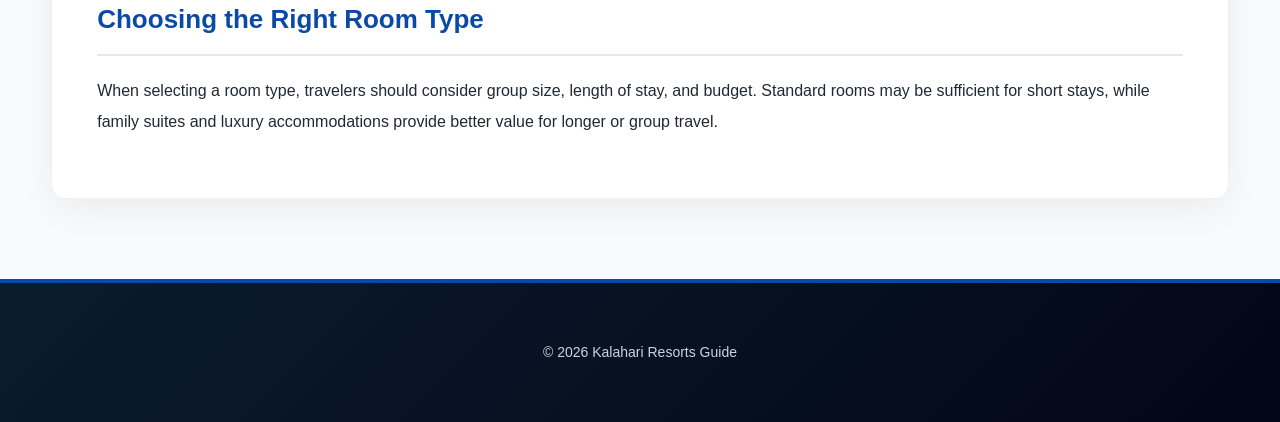
<file: rooms.html>
<!DOCTYPE html>
<html lang="en">
<head>
<meta charset="UTF-8">
<title>Kalahari Rooms & Suites | Complete Accommodation Guide</title>
<meta name="description" content="Explore all Kalahari Resorts room types including standard rooms, family suites and luxury accommodations with detailed planning information.">
<meta name="viewport" content="width=device-width, initial-scale=1.0">
<link rel="stylesheet" href="style.css">
</head>
<body>

<header>
<div class="container">
<nav>
<h1>Kalahari Resorts Guide</h1>
<ul>
<li><a href="index.html">Home</a></li>
<li><a href="locations.html">Locations</a></li>
<li><a href="rooms.html">Rooms</a></li>
<li><a href="honeymoon.html">Honeymoon</a></li>
<li><a href="family.html">Family</a></li>
<li><a href="corporate.html">Corporate</a></li>
<li><a href="weddings.html">Weddings</a></li>
<li><a href="contact.html">Plan Your Trip</a></li>
</ul>
</nav>
</div>
</header>
<div class="container">

<section>
<h2>Kalahari Rooms & Accommodation Overview</h2>
<p>
Kalahari Resorts offers a wide range of accommodations designed to meet the needs of couples, families, and large groups. Understanding room and suite options helps travelers choose the right level of comfort, space, and budget for their stay.
</p>
</section>

<section>
<h2>Standard Guest Rooms</h2>
<p>
Standard guest rooms are designed for couples and small families. These rooms typically include comfortable beds, private bathrooms, and essential amenities. They are ideal for travelers who plan to spend most of their time enjoying resort attractions.
</p>
</section>

<section>
<h2>Family Suites</h2>
<p>
Family suites are among the most popular accommodations at Kalahari Resorts. These suites often include separate sleeping areas, bunk beds, and additional living space. This allows families to stay together comfortably while maintaining personal space.
</p>
<p>
Family suites are especially helpful for longer stays and larger groups. They provide convenience and flexibility for parents traveling with children.
</p>
</section>

<section>
<h2>Luxury Suites & Villas</h2>
<p>
Luxury suites and villas offer upgraded amenities, larger layouts, and enhanced privacy. These accommodations are designed for guests who want a premium resort experience with additional comfort and space.
</p>
<p>
Luxury options may include upgraded furnishings, scenic views, and exclusive features that enhance the overall stay.
</p>
</section>

<section>
<h2>Choosing the Right Room Type</h2>
<p>
When selecting a room type, travelers should consider group size, length of stay, and budget. Standard rooms may be sufficient for short stays, while family suites and luxury accommodations provide better value for longer or group travel.
</p>
</section>

</div>

<footer><p>© 2026 Kalahari Resorts Guide</p></footer>
</body>
</html>
</file>
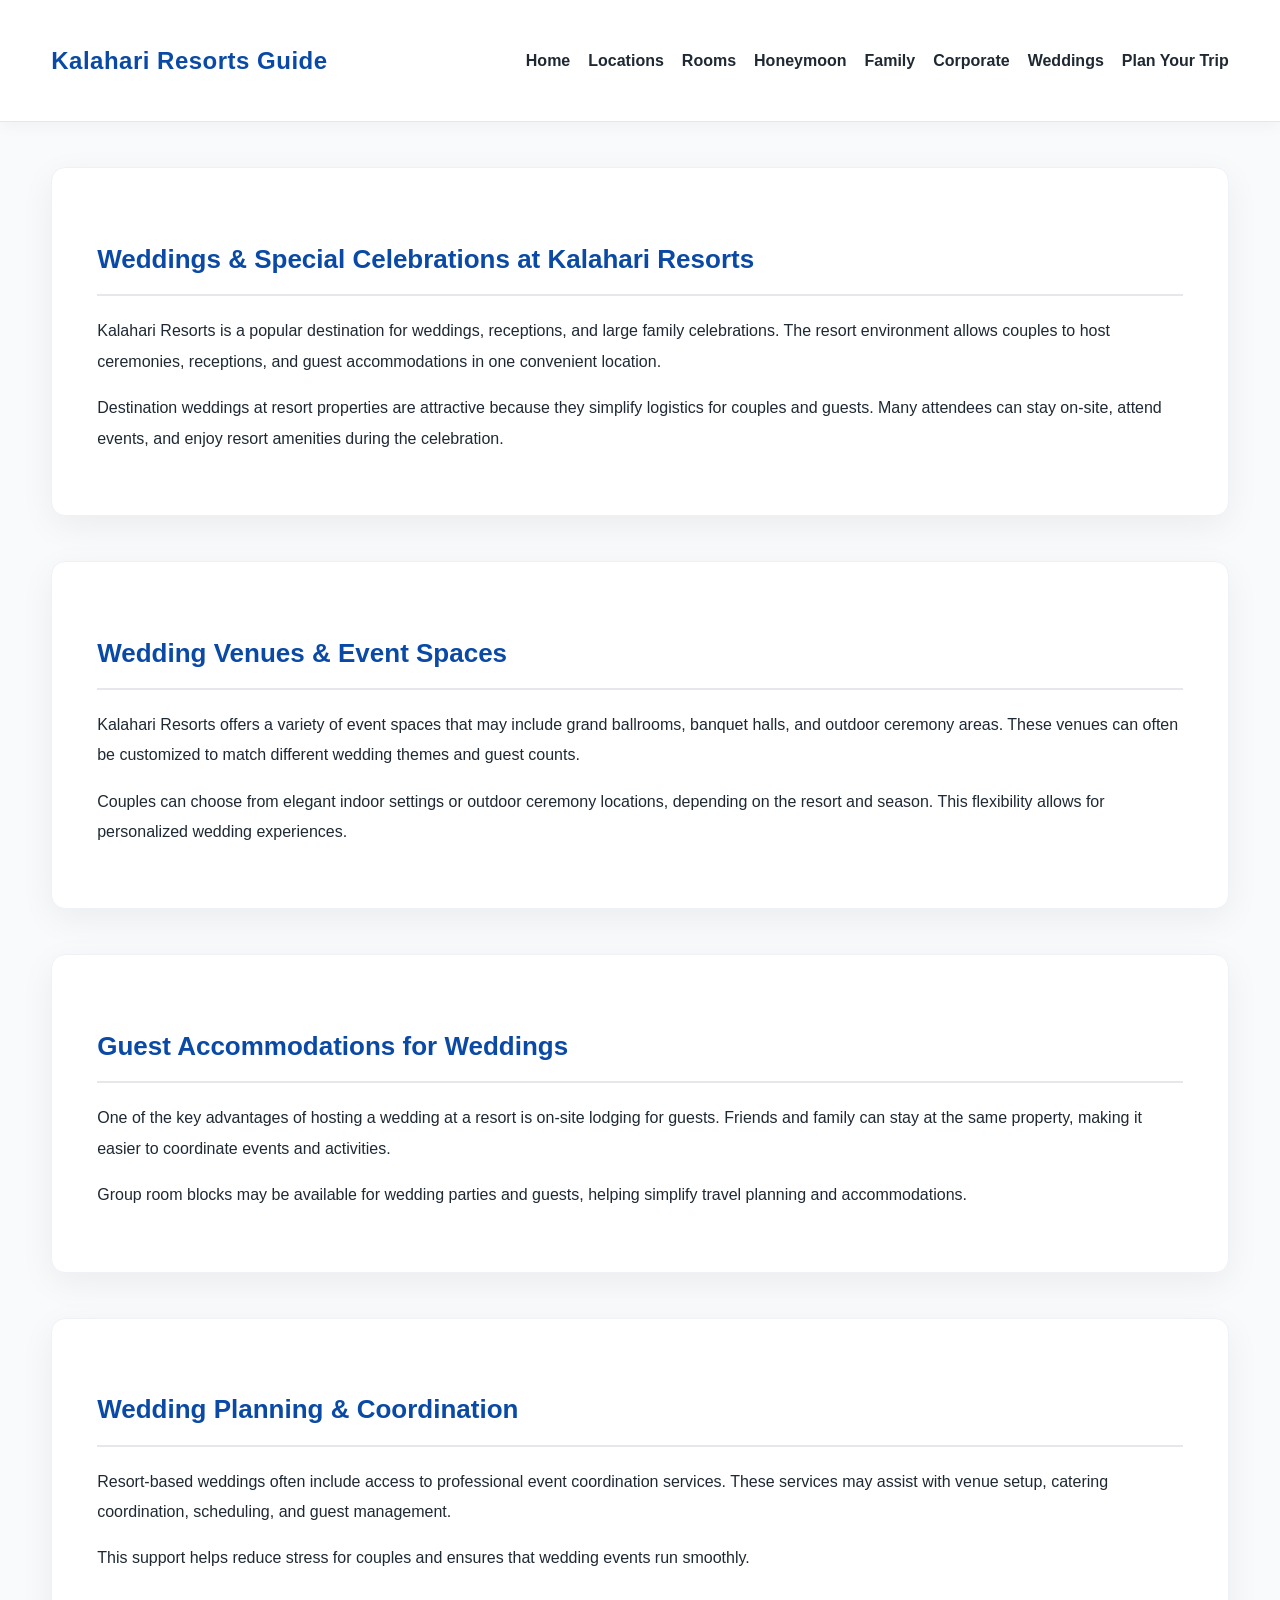
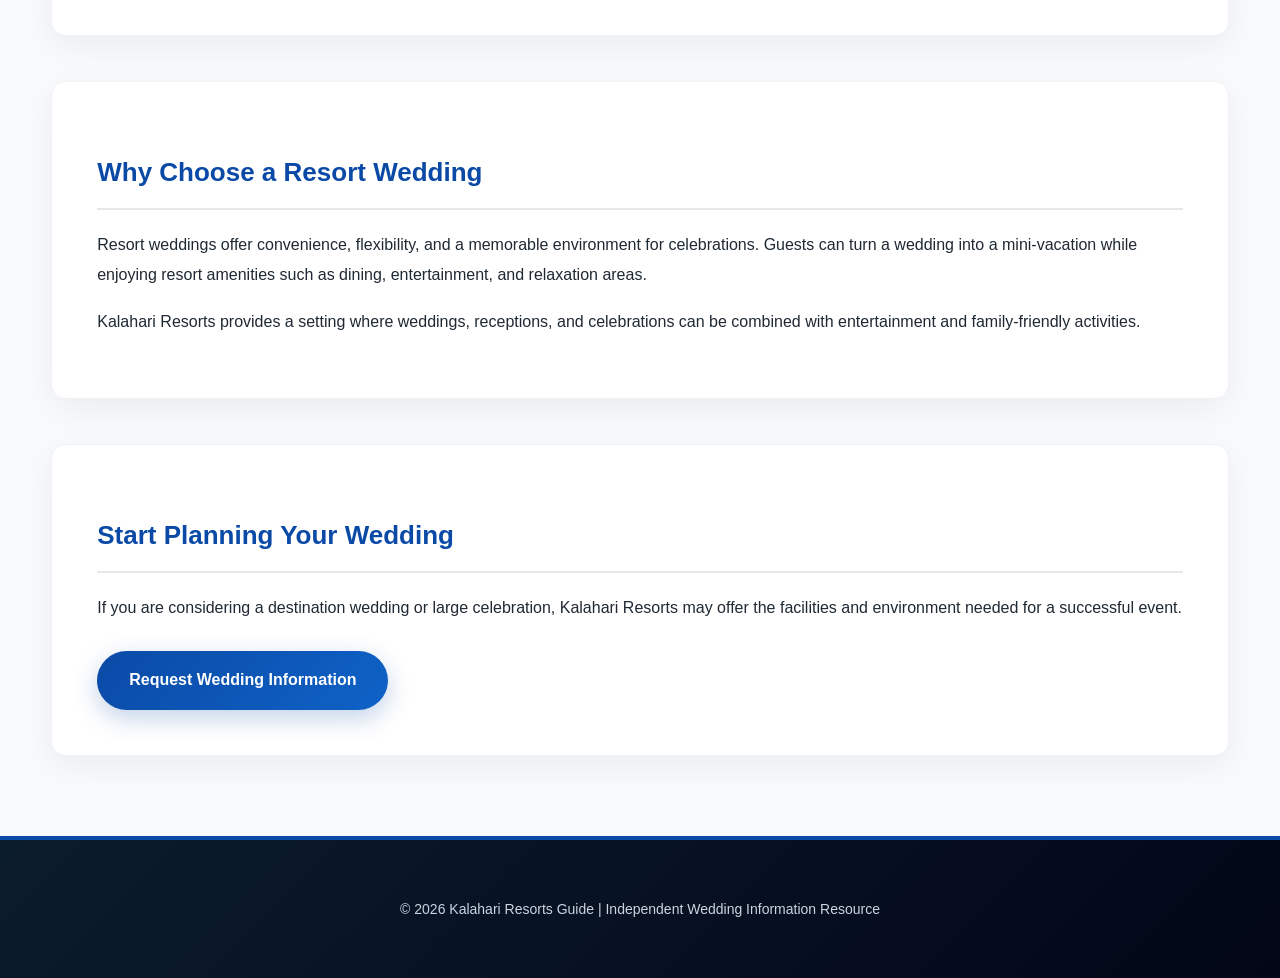
<file: weddings.html>
<!DOCTYPE html>
<html lang="en">
<head>
<meta charset="UTF-8">
<title>Kalahari Weddings & Celebrations | Complete Wedding Guide</title>
<meta name="description" content="Plan luxury weddings, receptions, and special celebrations at Kalahari Resorts with detailed venue and planning information.">
<meta name="viewport" content="width=device-width, initial-scale=1.0">
<link rel="stylesheet" href="style.css">
</head>
<body>

<header>
<div class="container">
<nav>
<h1>Kalahari Resorts Guide</h1>
<ul>
  <li><a href="index.html">Home</a></li>
  <li><a href="locations.html">Locations</a></li>
  <li><a href="rooms.html">Rooms</a></li>
  <li><a href="honeymoon.html">Honeymoon</a></li>
  <li><a href="family.html">Family</a></li>
  <li><a href="corporate.html">Corporate</a></li>
  <li><a href="weddings.html">Weddings</a></li>
  <li><a href="contact.html">Plan Your Trip</a></li>
</ul>
</nav>
</div>
</header>

<div class="container">

<section>
<h2>Weddings & Special Celebrations at Kalahari Resorts</h2>
<p>
Kalahari Resorts is a popular destination for weddings, receptions, and large family celebrations. The resort environment allows couples to host ceremonies, receptions, and guest accommodations in one convenient location.
</p>
<p>
Destination weddings at resort properties are attractive because they simplify logistics for couples and guests. Many attendees can stay on-site, attend events, and enjoy resort amenities during the celebration.
</p>
</section>

<section>
<h2>Wedding Venues & Event Spaces</h2>
<p>
Kalahari Resorts offers a variety of event spaces that may include grand ballrooms, banquet halls, and outdoor ceremony areas. These venues can often be customized to match different wedding themes and guest counts.
</p>
<p>
Couples can choose from elegant indoor settings or outdoor ceremony locations, depending on the resort and season. This flexibility allows for personalized wedding experiences.
</p>
</section>

<section>
<h2>Guest Accommodations for Weddings</h2>
<p>
One of the key advantages of hosting a wedding at a resort is on-site lodging for guests. Friends and family can stay at the same property, making it easier to coordinate events and activities.
</p>
<p>
Group room blocks may be available for wedding parties and guests, helping simplify travel planning and accommodations.
</p>
</section>

<section>
<h2>Wedding Planning & Coordination</h2>
<p>
Resort-based weddings often include access to professional event coordination services. These services may assist with venue setup, catering coordination, scheduling, and guest management.
</p>
<p>
This support helps reduce stress for couples and ensures that wedding events run smoothly.
</p>
</section>

<section>
<h2>Why Choose a Resort Wedding</h2>
<p>
Resort weddings offer convenience, flexibility, and a memorable environment for celebrations. Guests can turn a wedding into a mini-vacation while enjoying resort amenities such as dining, entertainment, and relaxation areas.
</p>
<p>
Kalahari Resorts provides a setting where weddings, receptions, and celebrations can be combined with entertainment and family-friendly activities.
</p>
</section>

<section>
<h2>Start Planning Your Wedding</h2>
<p>
If you are considering a destination wedding or large celebration, Kalahari Resorts may offer the facilities and environment needed for a successful event.
</p>

<a href="contact.html" class="btn">Request Wedding Information</a>
</section>

</div>

<footer>
<p>© 2026 Kalahari Resorts Guide | Independent Wedding Information Resource</p>
</footer>

</body>
</html>
</file>
<file: style.css>
body {
  margin: 0;
  font-family: "Segoe UI", Arial, Helvetica, sans-serif;
  background: #f9fafc;
  color: #1f2933;
  line-height: 1.9;
}

/* Links */
a {
  color: #0a4aa6;
  text-decoration: none;
  transition: color 0.2s ease;
}
a:hover {
  color: #083a85;
}

/* Header & Navigation */
header {
  background: #ffffff;
  border-bottom: 1px solid #e5e7eb;
  position: sticky;
  top: 0;
  z-index: 999;
  box-shadow: 0 4px 15px rgba(0,0,0,0.04);
}

.container {
  width: 92%;
  max-width: 1240px;
  margin: auto;
}

nav {
  display: flex;
  justify-content: space-between;
  align-items: center;
  padding: 18px 0;
}

nav h1 {
  color: #0a4aa6;
  font-size: 24px;
  font-weight: 700;
  letter-spacing: 0.5px;
}

nav ul {
  list-style: none;
  display: flex;
  flex-wrap: wrap;
  gap: 18px;
  margin: 0;
  padding: 0;
}

nav ul li a {
  font-weight: 600;
  color: #1f2933;
}
nav ul li a:hover {
  color: #0a4aa6;
}

/* Hero Section */
.hero {
  min-height: 70vh;
  background: url('hero.jpg') center/cover no-repeat;
  display: flex;
  align-items: center;
  position: relative;
}

.hero::after {
  content: "";
  position: absolute;
  inset: 0;
  background: linear-gradient(
    rgba(255,255,255,0.88),
    rgba(255,255,255,0.65)
  );
}

.hero-content {
  position: relative;
  z-index: 2;
  padding: 60px 0;
  max-width: 800px;
}

.hero h2 {
  font-size: 42px;
  color: #0a4aa6;
  font-weight: 800;
  line-height: 1.3;
}

.hero p {
  font-size: 18px;
  color: #334155;
}

/* Buttons */
.btn {
  background: linear-gradient(135deg, #0a4aa6, #0f62c7);
  color: #ffffff;
  padding: 14px 32px;
  border-radius: 50px;
  font-weight: 700;
  display: inline-block;
  margin: 12px 12px 0 0;
  box-shadow: 0 8px 25px rgba(10,74,166,0.25);
  transition: all 0.25s ease;
}

.btn:hover {
  transform: translateY(-2px);
  box-shadow: 0 12px 35px rgba(10,74,166,0.35);
}

/* Sections */
section {
  background: #ffffff;
  margin-top: 45px;
  border-radius: 14px;
  padding: 45px;
  box-shadow: 0 10px 35px rgba(0,0,0,0.06);
  border: 1px solid #eef2f7;
}

section h2 {
  color: #0a4aa6;
  border-bottom: 2px solid #e5e7eb;
  padding-bottom: 10px;
  margin-bottom: 20px;
  font-size: 26px;
  font-weight: 700;
}

/* Grid & Cards */
.grid {
  display: grid;
  grid-template-columns: repeat(auto-fit, minmax(260px,1fr));
  gap: 26px;
  margin-top: 25px;
}

.card {
  background: linear-gradient(180deg, #ffffff, #f8fafc);
  border-radius: 14px;
  padding: 30px;
  border: 1px solid #e5e7eb;
  box-shadow: 0 8px 25px rgba(0,0,0,0.05);
  transition: all 0.25s ease;
}

.card:hover {
  transform: translateY(-4px);
  box-shadow: 0 14px 40px rgba(0,0,0,0.10);
}

.card h3 {
  color: #0a4aa6;
  margin-top: 0;
  font-size: 20px;
  font-weight: 700;
}

/* Footer - Dark Luxury */
footer {
  background: linear-gradient(135deg, #0b1c2d, #020617);
  margin-top: 80px;
  padding: 50px 30px;
  text-align: center;
  border-top: 4px solid #0a4aa6;
  font-size: 14px;
  color: #cbd5e1;
}

footer p {
  margin: 6px 0;
}

footer a {
  color: #7dd3fc;
}
footer a:hover {
  color: #ffffff;
}

/* Mobile Optimization */
@media(max-width:768px){
  .hero h2 { font-size: 30px; }
  section { padding: 28px; }
  nav ul { gap: 12px; }
}
</file>
